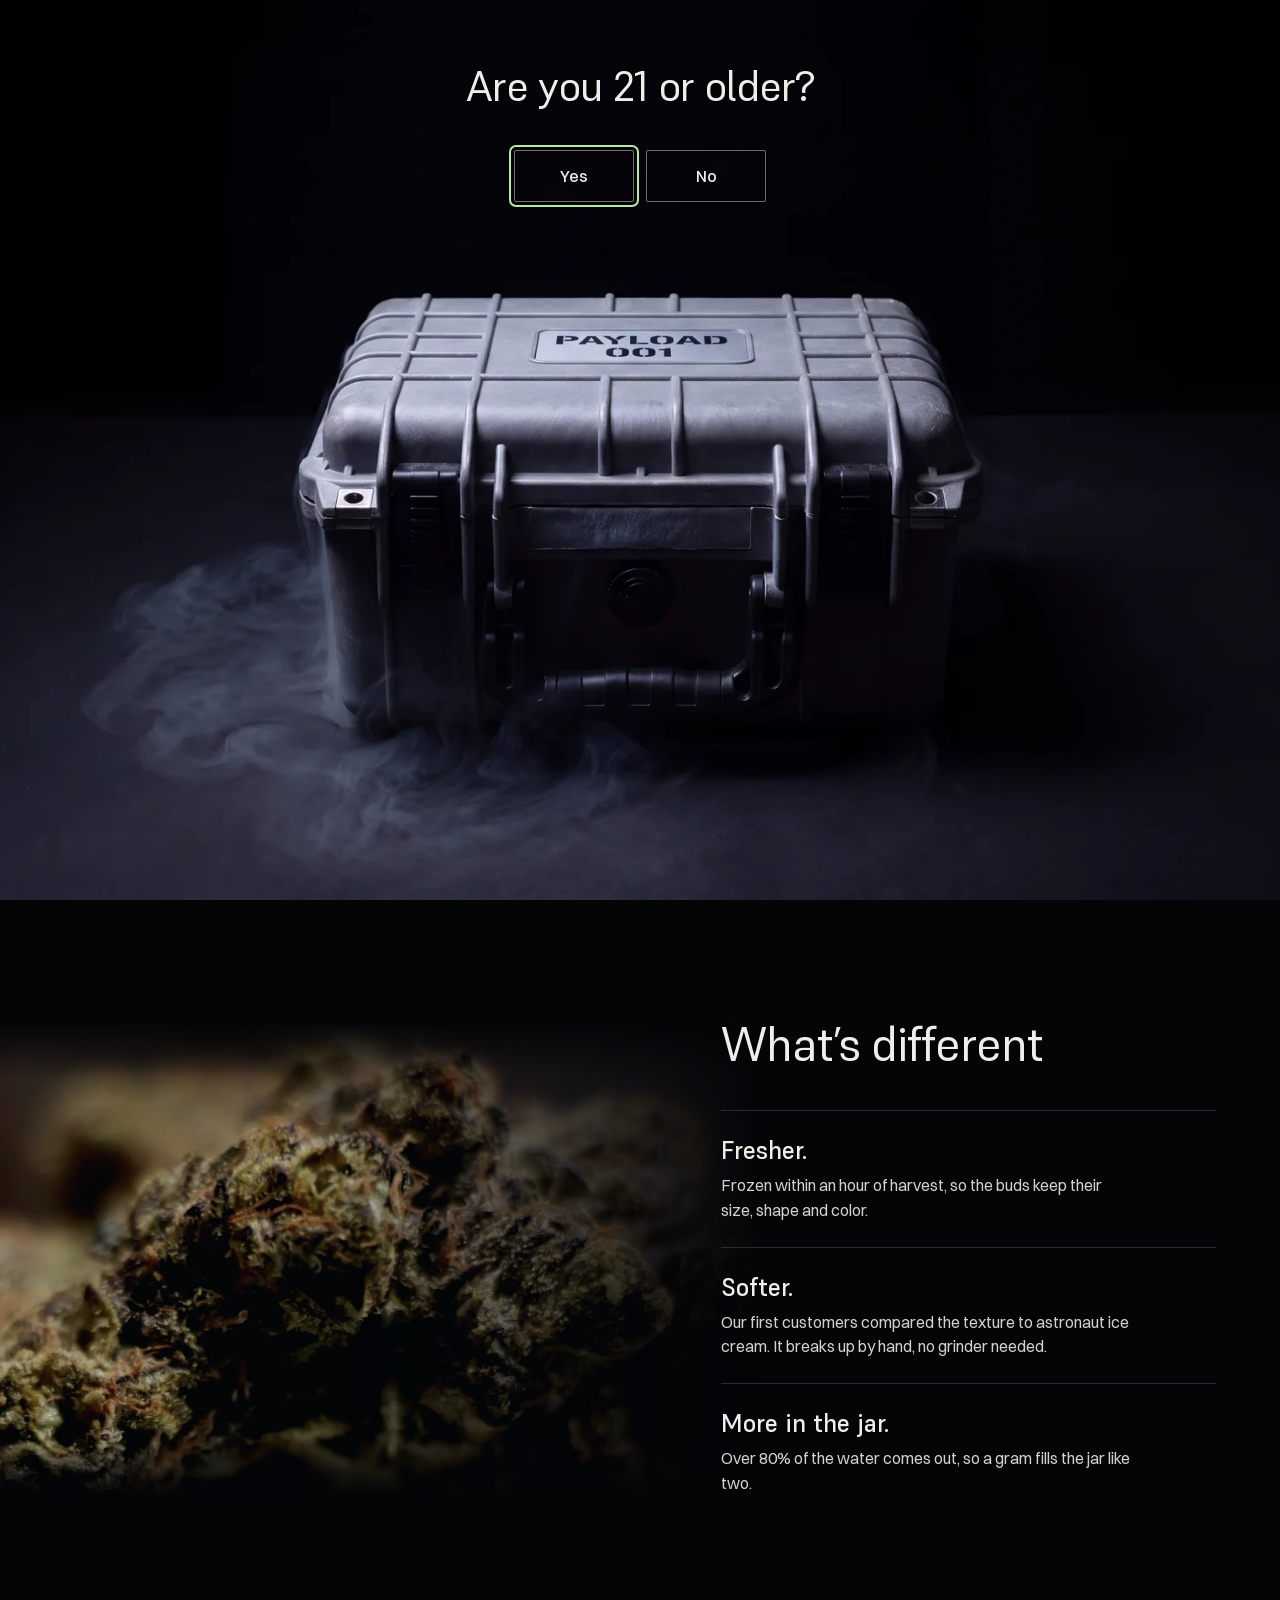
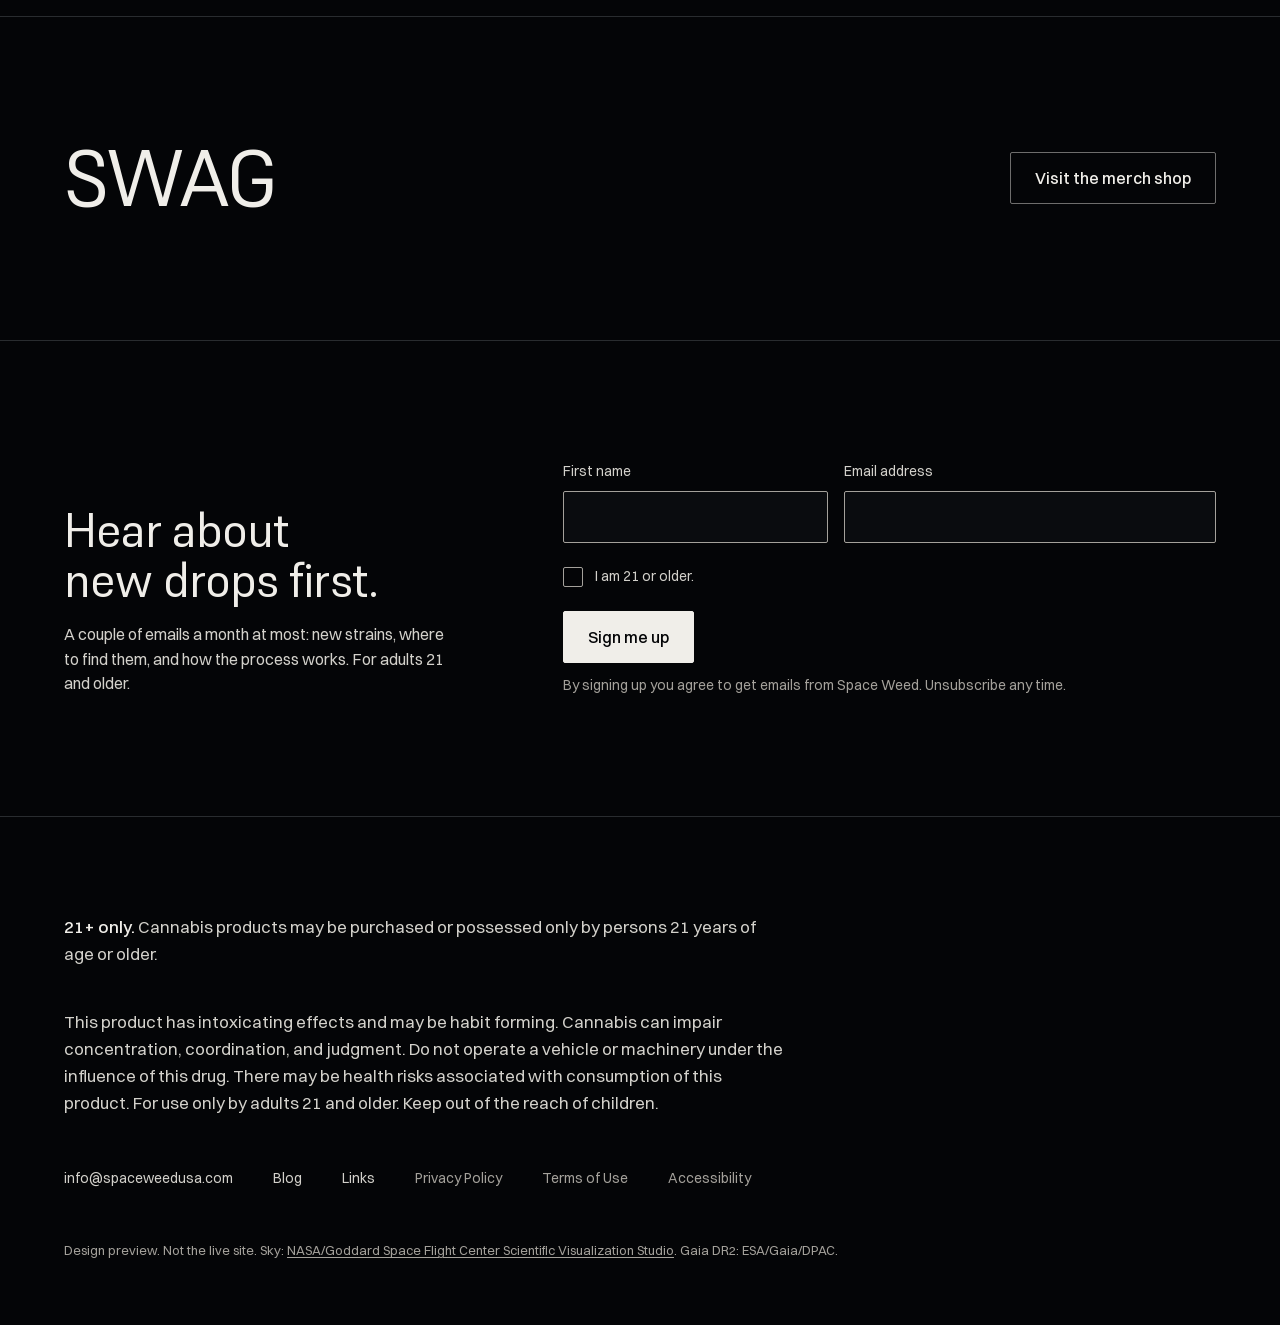
<file: index.html>
<!doctype html>
<html lang="en">
<head>
<meta charset="utf-8">
<meta name="viewport" content="width=device-width, initial-scale=1">
<meta name="robots" content="noindex, nofollow">
<title>Space Weed | Flash Frozen Cured Cannabis Flower</title>
<meta name="description" content="Space Weed™ is Flash Frozen Cured to preserve cannabis in its freshest state. Frozen within an hour of harvest, then dried under vacuum. For adults 21 and older.">
<meta name="theme-color" content="#08090c">
<link rel="icon" href="assets/img/favicon.svg" type="image/svg+xml">
<link rel="preload" href="assets/fonts/supreme-500.woff2" as="font" type="font/woff2" crossorigin>
<link rel="preload" href="assets/fonts/switzer-400.woff2" as="font" type="font/woff2" crossorigin>
<link rel="stylesheet" href="assets/css/site.css">
<link rel="modulepreload" href="assets/vendor/three.module.js">
</head>
<body class="page-index">
<a class="skip" href="#main">Skip to content</a>
<div class="gate" data-gate hidden role="dialog" aria-modal="true" aria-labelledby="gate-q">
  <video class="gate__film" muted playsinline preload="auto" poster="assets/img/payload-closed.webp" aria-hidden="true" data-burst-at="5.35">
    <source src="assets/video/payload-gate.webm" type="video/webm">
    <source src="assets/video/payload-gate.mp4" type="video/mp4">
  </video>
  <div class="gate__panel">
    <p class="gate__q" id="gate-q">Are you 21 or older?</p>
    <div class="gate__actions">
      <button class="btn" type="button" data-gate-yes>Yes</button>
      <a class="btn" href="under-21.html">No</a>
    </div>
  </div>
  <button class="gate__skip" type="button" data-gate-skip hidden>Skip</button>
</div>
<header class="site-header">
  <a class="brand" href="index.html"><img src="assets/img/logo-white.webp" alt="Space Weed, home" width="640" height="350"></a>
  <div class="header-actions">
    <nav class="header-nav" aria-label="Pages"><a class="header-link" href="technology.html">Technology</a><a class="header-link" href="products.html">Products</a><a class="header-link" href="partner.html">Partner</a><a class="header-link" href="about.html">About</a><a class="header-link" href="contact.html">Contact</a></nav>
    <a class="header-link" href="https://shopspaceweed.com" target="_blank" rel="noopener">Merch<span class="visually-hidden"> (opens the merch shop in a new tab)</span></a>
    <button class="menu-toggle" type="button" aria-expanded="false" aria-controls="menu"><span class="menu-toggle__bars" aria-hidden="true"></span>Menu</button>
  </div>
</header>
<div class="menu-sheet" id="menu" hidden>
  <nav aria-label="Site"><ul><li><a href="index.html" aria-current="page">Home</a></li><li><a href="technology.html">Technology</a></li><li><a href="products.html">Products</a></li><li><a href="partner.html">Partner</a></li><li><a href="about.html">About</a></li><li><a href="contact.html">Contact</a></li></ul></nav>
</div>
<main id="main" tabindex="-1">
  <section class="system" aria-labelledby="hero-title">
    <canvas class="system__canvas" aria-hidden="true"></canvas>
    <div class="system__copy">
      <h1 class="hero-title" id="hero-title"><span>Cured</span> <span>for</span> <span>space</span></h1>
      <p class="hero-lede">Space Weed™ is Flash Frozen Cured to preserve cannabis in its freshest state. <span class="hero-lede__more">Frozen within an hour of harvest, then dried under vacuum. A gram fills the jar like two.</span></p>
      <a class="btn btn--solid" href="technology.html" data-enter="technology">Explore the technology</a>
    </div>
    <nav class="orbits" aria-label="Destinations">
      <ul>
        <li><a class="planet-label" href="technology.html" data-planet="technology"><span class="planet-label__name">Technology</span><span class="planet-label__hint">How Flash Frozen Cured works</span><span class="planet-enter" aria-hidden="true">Enter</span></a></li>
        <li><a class="planet-label" href="products.html" data-planet="products"><span class="planet-label__name">Products</span><span class="planet-label__hint">Space Weed products</span><span class="planet-enter" aria-hidden="true">Enter</span></a></li>
        <li><a class="planet-label" href="partner.html" data-planet="partner"><span class="planet-label__name">Partner</span><span class="planet-label__hint">Partner with Space Weed</span><span class="planet-enter" aria-hidden="true">Enter</span></a></li>
        <li><a class="planet-label" href="about.html" data-planet="about"><span class="planet-label__name">About</span><span class="planet-label__hint">About Space Weed</span><span class="planet-enter" aria-hidden="true">Enter</span></a></li>
        <li><a class="planet-label" href="contact.html" data-planet="contact"><span class="planet-label__name">Contact</span><span class="planet-label__hint">Contact mission control</span><span class="planet-enter" aria-hidden="true">Enter</span></a></li>
      </ul>
    </nav>
  </section>

  <section class="diff" aria-labelledby="diff-title">
    <figure class="diff__photo"><img src="assets/img/bud-band.webp" alt="Space Weed Lemon Cherry Gelato buds, up close" width="1600" height="1067" loading="lazy"></figure>
    <div class="diff__body">
      <h2 id="diff-title">What’s different</h2>
      <dl class="diff__list">
        <div><dt>Fresher.</dt><dd>Frozen within an hour of harvest, so the buds keep their size, shape and color.</dd></div>
        <div><dt>Softer.</dt><dd>Our first customers compared the texture to astronaut ice cream. It breaks up by hand, no grinder needed.</dd></div>
        <div><dt>More in the jar.</dt><dd>Over 80% of the water comes out, so a gram fills the jar like two.</dd></div>
      </dl>
    </div>
  </section>

  <section class="swag" aria-labelledby="swag-title">
    <h2 id="swag-title">SWAG</h2>
    <a class="btn" href="https://shopspaceweed.com" target="_blank" rel="noopener">Visit the merch shop<span class="visually-hidden"> (opens in a new tab)</span></a>
  </section>
<section class="drops" aria-labelledby="drops-title">
  <div class="drops__inner">
    <div>
      <h2 id="drops-title">Hear about new drops first.</h2>
      <p class="drops__note">A couple of emails a month at most: new strains, where to find them, and how the process works. For adults 21 and older.</p>
    </div>
    <form class="form" data-mock novalidate>
      <div class="field"><label for="d-first">First name</label><input id="d-first" name="first" type="text" autocomplete="given-name"></div>
      <div class="field"><label for="d-email">Email address</label><input id="d-email" name="email" type="email" autocomplete="email" required></div>
      <label class="check" for="d-age"><input id="d-age" name="age" type="checkbox" required> I am 21 or older.</label>
      <button class="btn btn--solid" type="submit">Sign me up</button>
      <p class="form-note" role="status" aria-live="polite">By signing up you agree to get emails from Space Weed. Unsubscribe any time.</p>
    </form>
  </div>
</section>
</main>
<footer class="site-footer">
  <div class="site-footer__inner">
    <p class="legal"><strong>21+ only.</strong> Cannabis products may be purchased or possessed only by persons 21 years of age or older.</p>
    <p class="legal">This product has intoxicating effects and may be habit forming. Cannabis can impair concentration, coordination, and judgment. Do not operate a vehicle or machinery under the influence of this drug. There may be health risks associated with consumption of this product. For use only by adults 21 and older. Keep out of the reach of children.</p>
    <ul class="footer-links">
      <li><a href="mailto:info@spaceweedusa.com">info@spaceweedusa.com</a></li>
      <li><a href="blog.html">Blog</a></li>
      <li><a href="links.html">Links</a></li>
      <li><span>Privacy Policy</span></li>
      <li><span>Terms of Use</span></li>
      <li><span>Accessibility</span></li>
    </ul>
    <p class="preview-note">Design preview. Not the live site. Sky: <a href="https://svs.gsfc.nasa.gov/4851" target="_blank" rel="noopener">NASA/Goddard Space Flight Center Scientific Visualization Studio</a>. Gaia DR2: ESA/Gaia/DPAC.</p>
  </div>
</footer>
<div class="warp" aria-hidden="true"></div>
<script src="assets/js/site.js" defer></script>
<script type="module" src="assets/js/solar.js"></script>
</body>
</html>
</file>
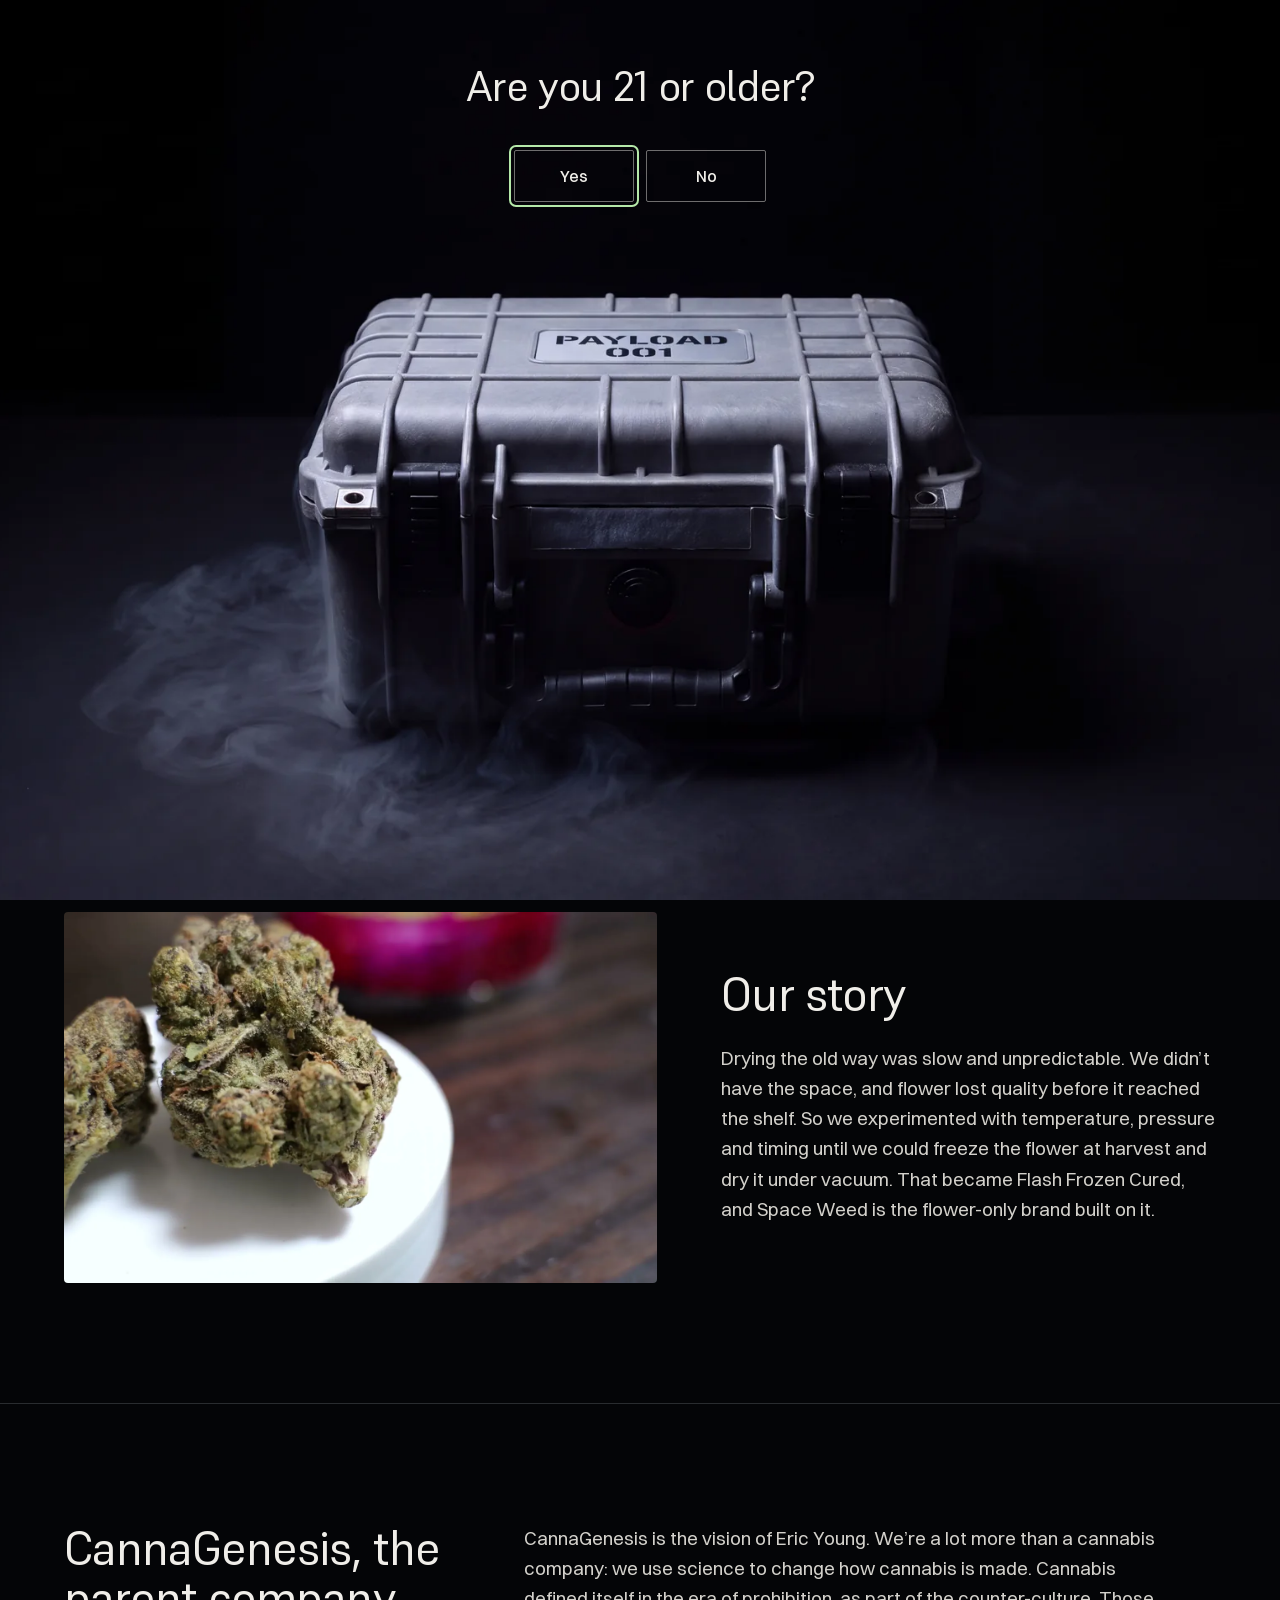
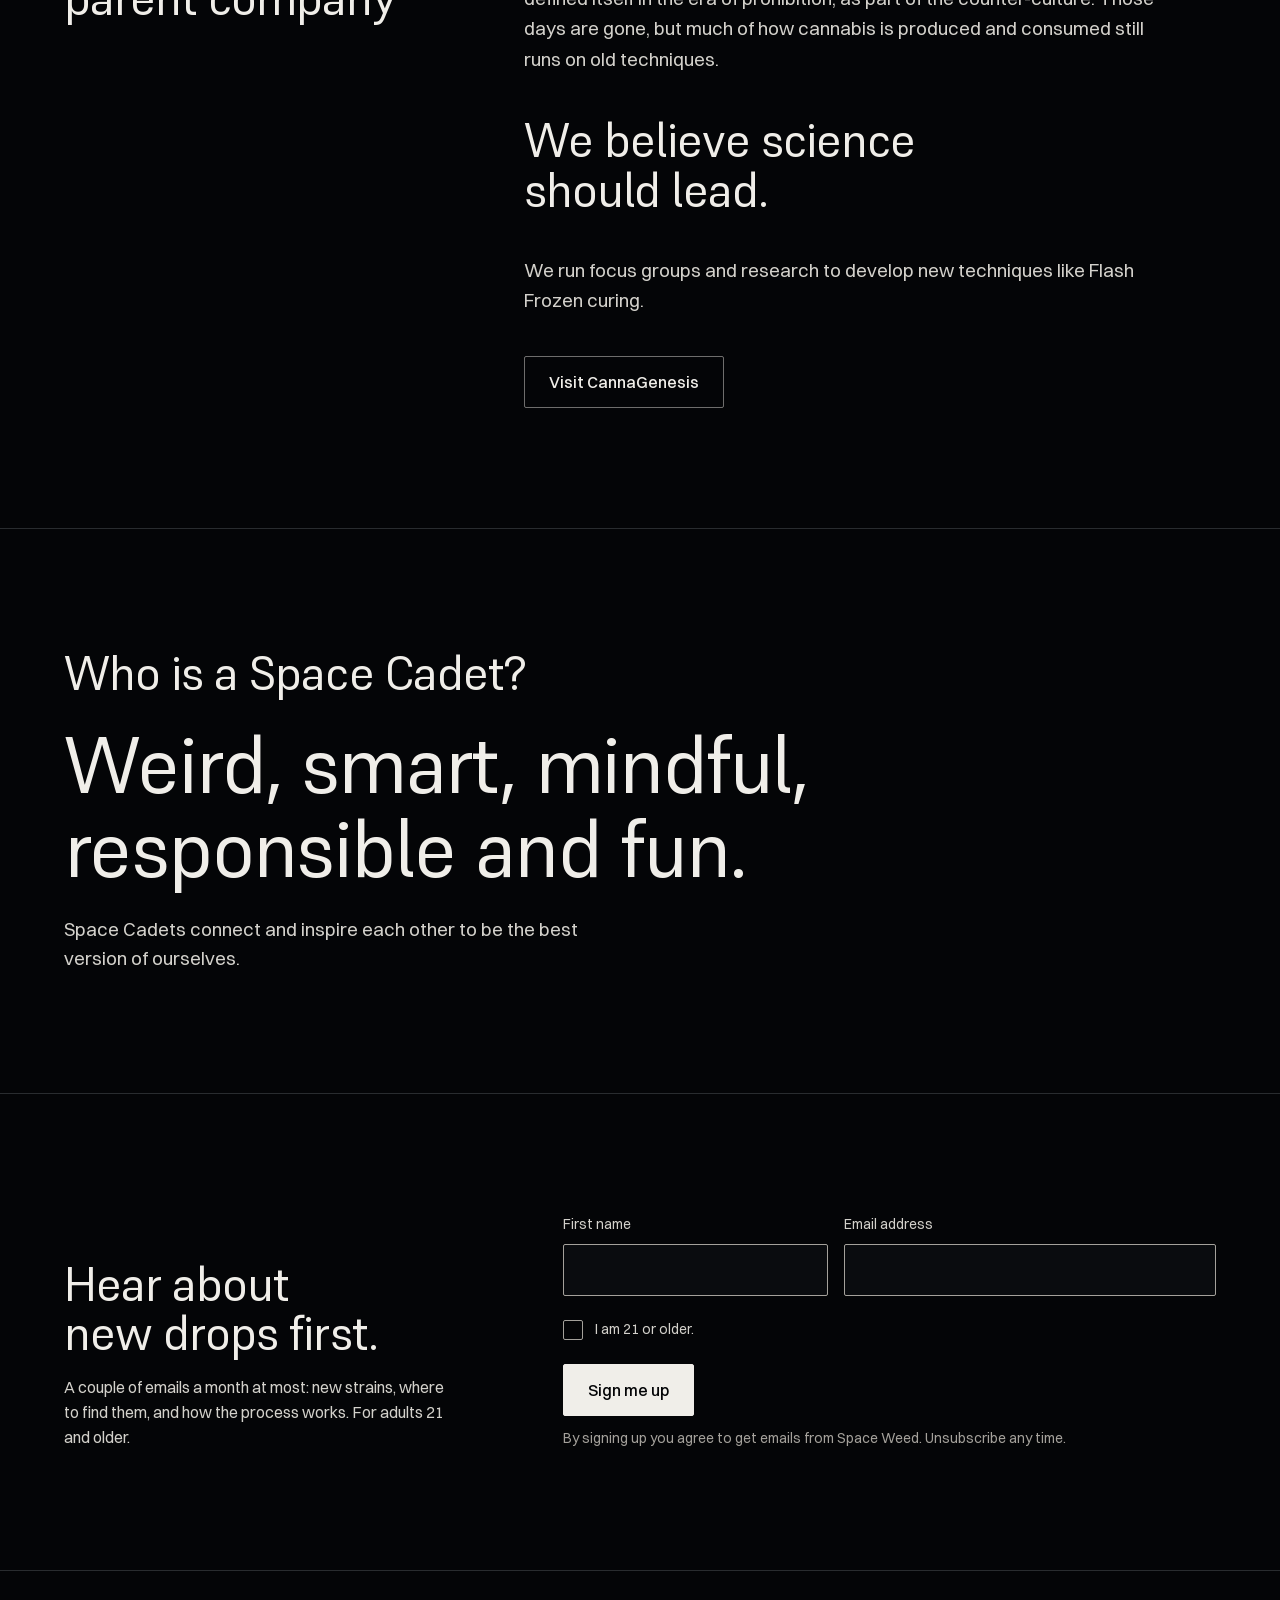
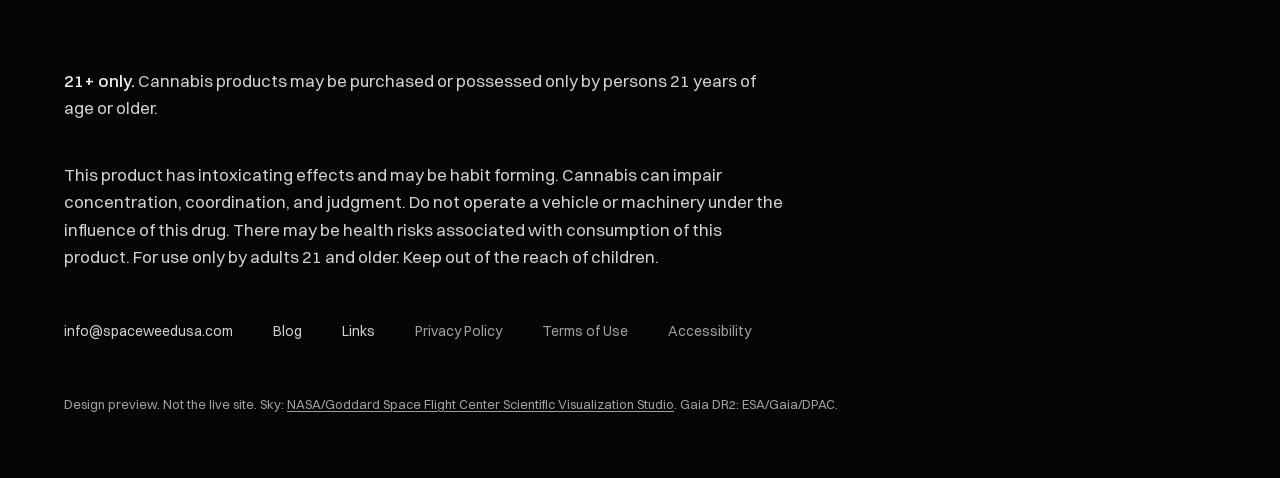
<file: about.html>
<!doctype html>
<html lang="en">
<head>
<meta charset="utf-8">
<meta name="viewport" content="width=device-width, initial-scale=1">
<meta name="robots" content="noindex, nofollow">
<title>About Space Weed and CannaGenesis | Space Weed</title>
<meta name="description" content="Space Weed got its name from early customers who said the flower felt like astronaut ice cream. Made by CannaGenesis in Washington. For adults 21+.">
<meta name="theme-color" content="#08090c">
<link rel="icon" href="assets/img/favicon.svg" type="image/svg+xml">
<link rel="preload" href="assets/fonts/supreme-500.woff2" as="font" type="font/woff2" crossorigin>
<link rel="preload" href="assets/fonts/switzer-400.woff2" as="font" type="font/woff2" crossorigin>
<link rel="stylesheet" href="assets/css/site.css">
<link rel="modulepreload" href="assets/vendor/three.module.js">
</head>
<body class="page-about">
<a class="skip" href="#main">Skip to content</a>
<div class="gate" data-gate hidden role="dialog" aria-modal="true" aria-labelledby="gate-q">
  <video class="gate__film" muted playsinline preload="auto" poster="assets/img/payload-closed.webp" aria-hidden="true" data-burst-at="5.35">
    <source src="assets/video/payload-gate.webm" type="video/webm">
    <source src="assets/video/payload-gate.mp4" type="video/mp4">
  </video>
  <div class="gate__panel">
    <p class="gate__q" id="gate-q">Are you 21 or older?</p>
    <div class="gate__actions">
      <button class="btn" type="button" data-gate-yes>Yes</button>
      <a class="btn" href="under-21.html">No</a>
    </div>
  </div>
  <button class="gate__skip" type="button" data-gate-skip hidden>Skip</button>
</div>
<header class="site-header">
  <a class="brand" href="index.html"><img src="assets/img/logo-white.webp" alt="Space Weed, home" width="640" height="350"></a>
  <div class="header-actions">
    <nav class="header-nav" aria-label="Pages"><a class="header-link" href="technology.html">Technology</a><a class="header-link" href="products.html">Products</a><a class="header-link" href="partner.html">Partner</a><a class="header-link" href="about.html" aria-current="page">About</a><a class="header-link" href="contact.html">Contact</a></nav>
    <a class="header-link" href="https://shopspaceweed.com" target="_blank" rel="noopener">Merch<span class="visually-hidden"> (opens the merch shop in a new tab)</span></a>
    <button class="menu-toggle" type="button" aria-expanded="false" aria-controls="menu"><span class="menu-toggle__bars" aria-hidden="true"></span>Menu</button>
  </div>
</header>
<div class="menu-sheet" id="menu" hidden>
  <nav aria-label="Site"><ul><li><a href="index.html">Home</a></li><li><a href="technology.html">Technology</a></li><li><a href="products.html">Products</a></li><li><a href="partner.html">Partner</a></li><li><a href="about.html" aria-current="page">About</a></li><li><a href="contact.html">Contact</a></li></ul></nav>
</div>
<main id="main" tabindex="-1">
<section class="world" data-world="about" aria-labelledby="a-title" style="--poster: url('../img/world-about.webp')">
  <canvas class="world__canvas" aria-hidden="true"></canvas>
  <div class="world__copy">
    <h1 id="a-title">About Space Weed</h1>
    <p class="world__lede">We got our name from our early supporters, who compared the texture of our Flash Frozen bud to astronaut ice cream. Space Weed is one of the only truly different cannabis products on the market.</p>
    
  </div>
</section>

  <section class="story" aria-labelledby="story-title">
    <figure class="story__photo"><img src="assets/img/bud-jar.webp" alt="A Space Weed bud in front of its jar" width="1600" height="900" loading="lazy"></figure>
    <div class="story__body">
      <h2 id="story-title">Our story</h2>
      <p>Drying the old way was slow and unpredictable. We didn’t have the space, and flower lost quality before it reached the shelf. So we experimented with temperature, pressure and timing until we could freeze the flower at harvest and dry it under vacuum. That became Flash Frozen Cured, and Space Weed is the flower-only brand built on it.</p>
    </div>
  </section>

  <section class="parent" aria-labelledby="cg-title">
    <h2 id="cg-title">CannaGenesis, the parent company</h2>
    <div class="parent__body">
      <p>CannaGenesis is the vision of Eric Young. We’re a lot more than a cannabis company: we use science to change how cannabis is made. Cannabis defined itself in the era of prohibition, as part of the counter-culture. Those days are gone, but much of how cannabis is produced and consumed still runs on old techniques.</p>
      <p class="parent__statement">We believe science should lead.</p>
      <p>We run focus groups and research to develop new techniques like Flash Frozen curing.</p>
      <a class="btn" href="https://www.cannagenesis.com" target="_blank" rel="noopener">Visit CannaGenesis<span class="visually-hidden"> (opens in a new tab)</span></a>
    </div>
  </section>

  <section class="cadet" aria-labelledby="cadet-title">
    <h2 id="cadet-title">Who is a Space Cadet?</h2>
    <p class="cadet__traits">Weird, smart, mindful, responsible and fun.</p>
    <p class="cadet__line">Space Cadets connect and inspire each other to be the best version of ourselves.</p>
  </section>
<section class="drops" aria-labelledby="drops-title">
  <div class="drops__inner">
    <div>
      <h2 id="drops-title">Hear about new drops first.</h2>
      <p class="drops__note">A couple of emails a month at most: new strains, where to find them, and how the process works. For adults 21 and older.</p>
    </div>
    <form class="form" data-mock novalidate>
      <div class="field"><label for="d-first">First name</label><input id="d-first" name="first" type="text" autocomplete="given-name"></div>
      <div class="field"><label for="d-email">Email address</label><input id="d-email" name="email" type="email" autocomplete="email" required></div>
      <label class="check" for="d-age"><input id="d-age" name="age" type="checkbox" required> I am 21 or older.</label>
      <button class="btn btn--solid" type="submit">Sign me up</button>
      <p class="form-note" role="status" aria-live="polite">By signing up you agree to get emails from Space Weed. Unsubscribe any time.</p>
    </form>
  </div>
</section>
</main>
<footer class="site-footer">
  <div class="site-footer__inner">
    <p class="legal"><strong>21+ only.</strong> Cannabis products may be purchased or possessed only by persons 21 years of age or older.</p>
    <p class="legal">This product has intoxicating effects and may be habit forming. Cannabis can impair concentration, coordination, and judgment. Do not operate a vehicle or machinery under the influence of this drug. There may be health risks associated with consumption of this product. For use only by adults 21 and older. Keep out of the reach of children.</p>
    <ul class="footer-links">
      <li><a href="mailto:info@spaceweedusa.com">info@spaceweedusa.com</a></li>
      <li><a href="blog.html">Blog</a></li>
      <li><a href="links.html">Links</a></li>
      <li><span>Privacy Policy</span></li>
      <li><span>Terms of Use</span></li>
      <li><span>Accessibility</span></li>
    </ul>
    <p class="preview-note">Design preview. Not the live site. Sky: <a href="https://svs.gsfc.nasa.gov/4851" target="_blank" rel="noopener">NASA/Goddard Space Flight Center Scientific Visualization Studio</a>. Gaia DR2: ESA/Gaia/DPAC.</p>
  </div>
</footer>
<div class="warp" aria-hidden="true"></div>
<script src="assets/js/site.js" defer></script>
<script type="module" src="assets/js/world.js"></script>
</body>
</html>
</file>
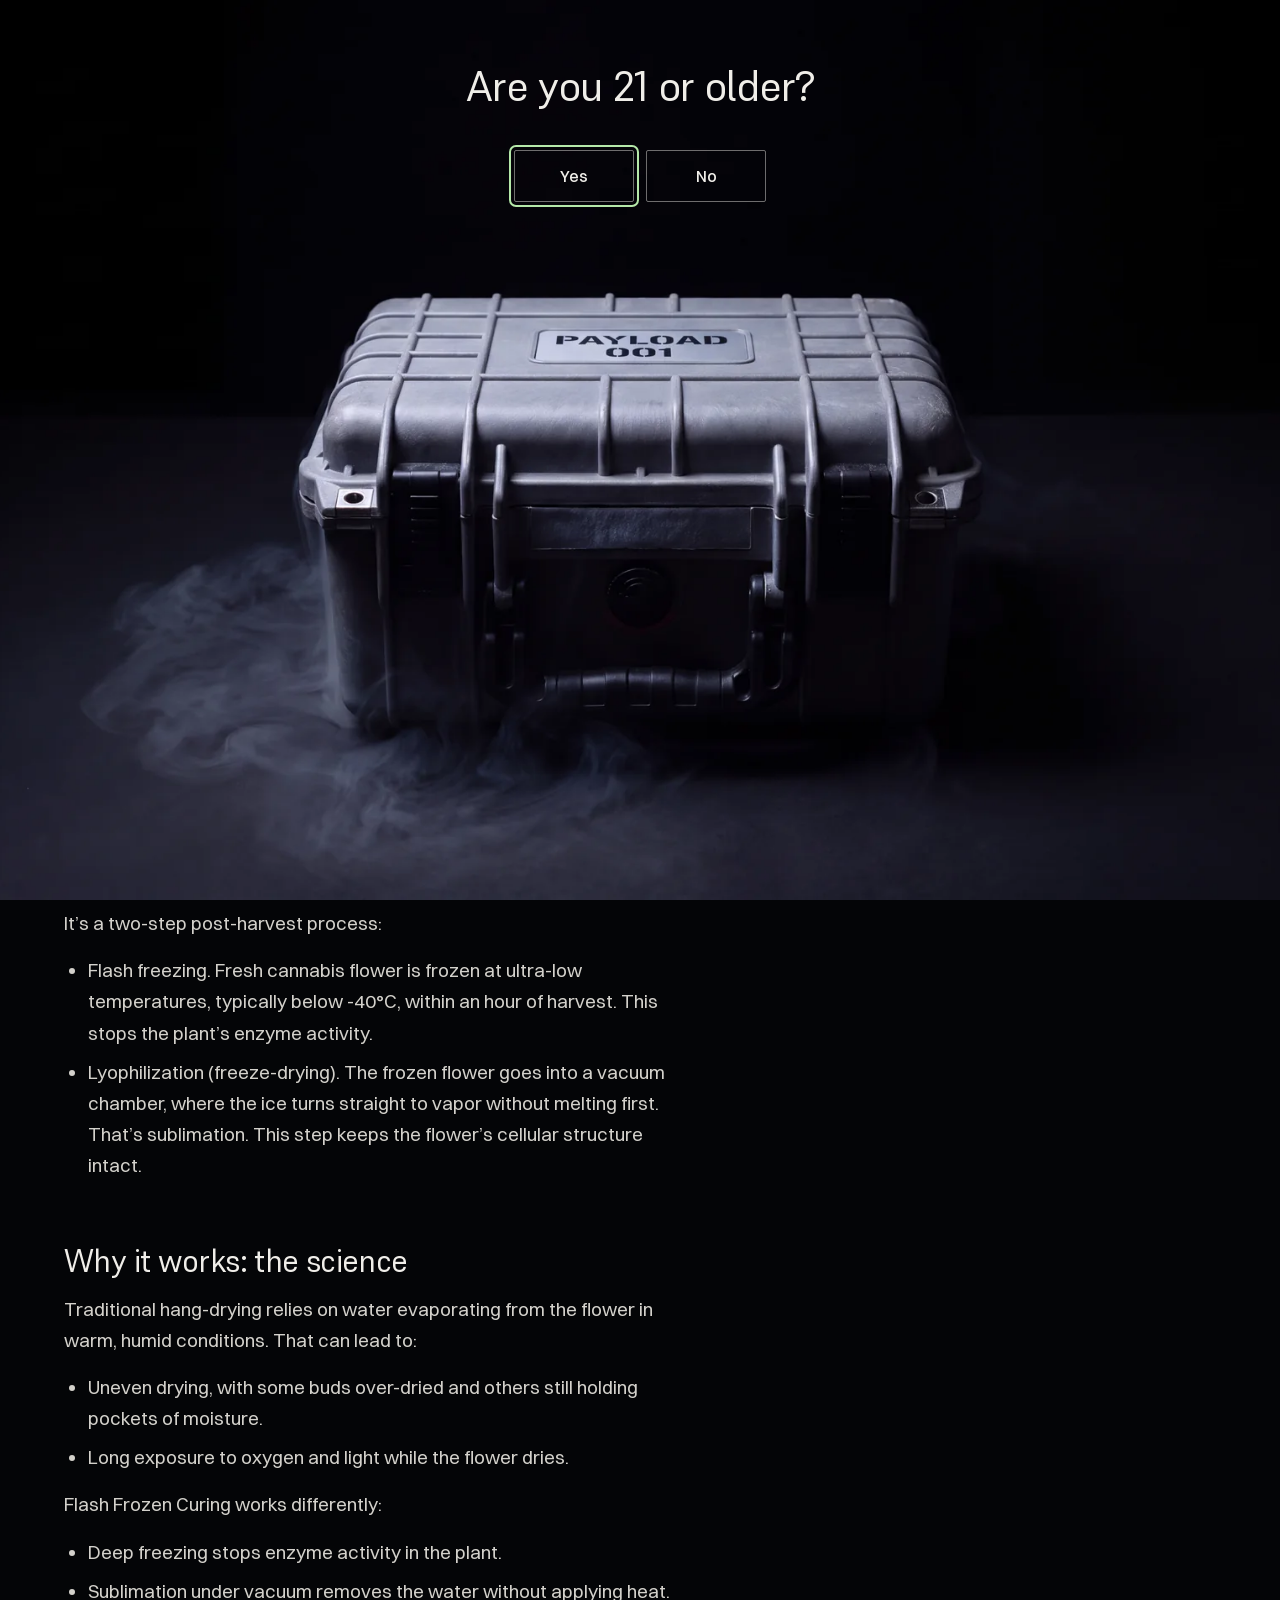
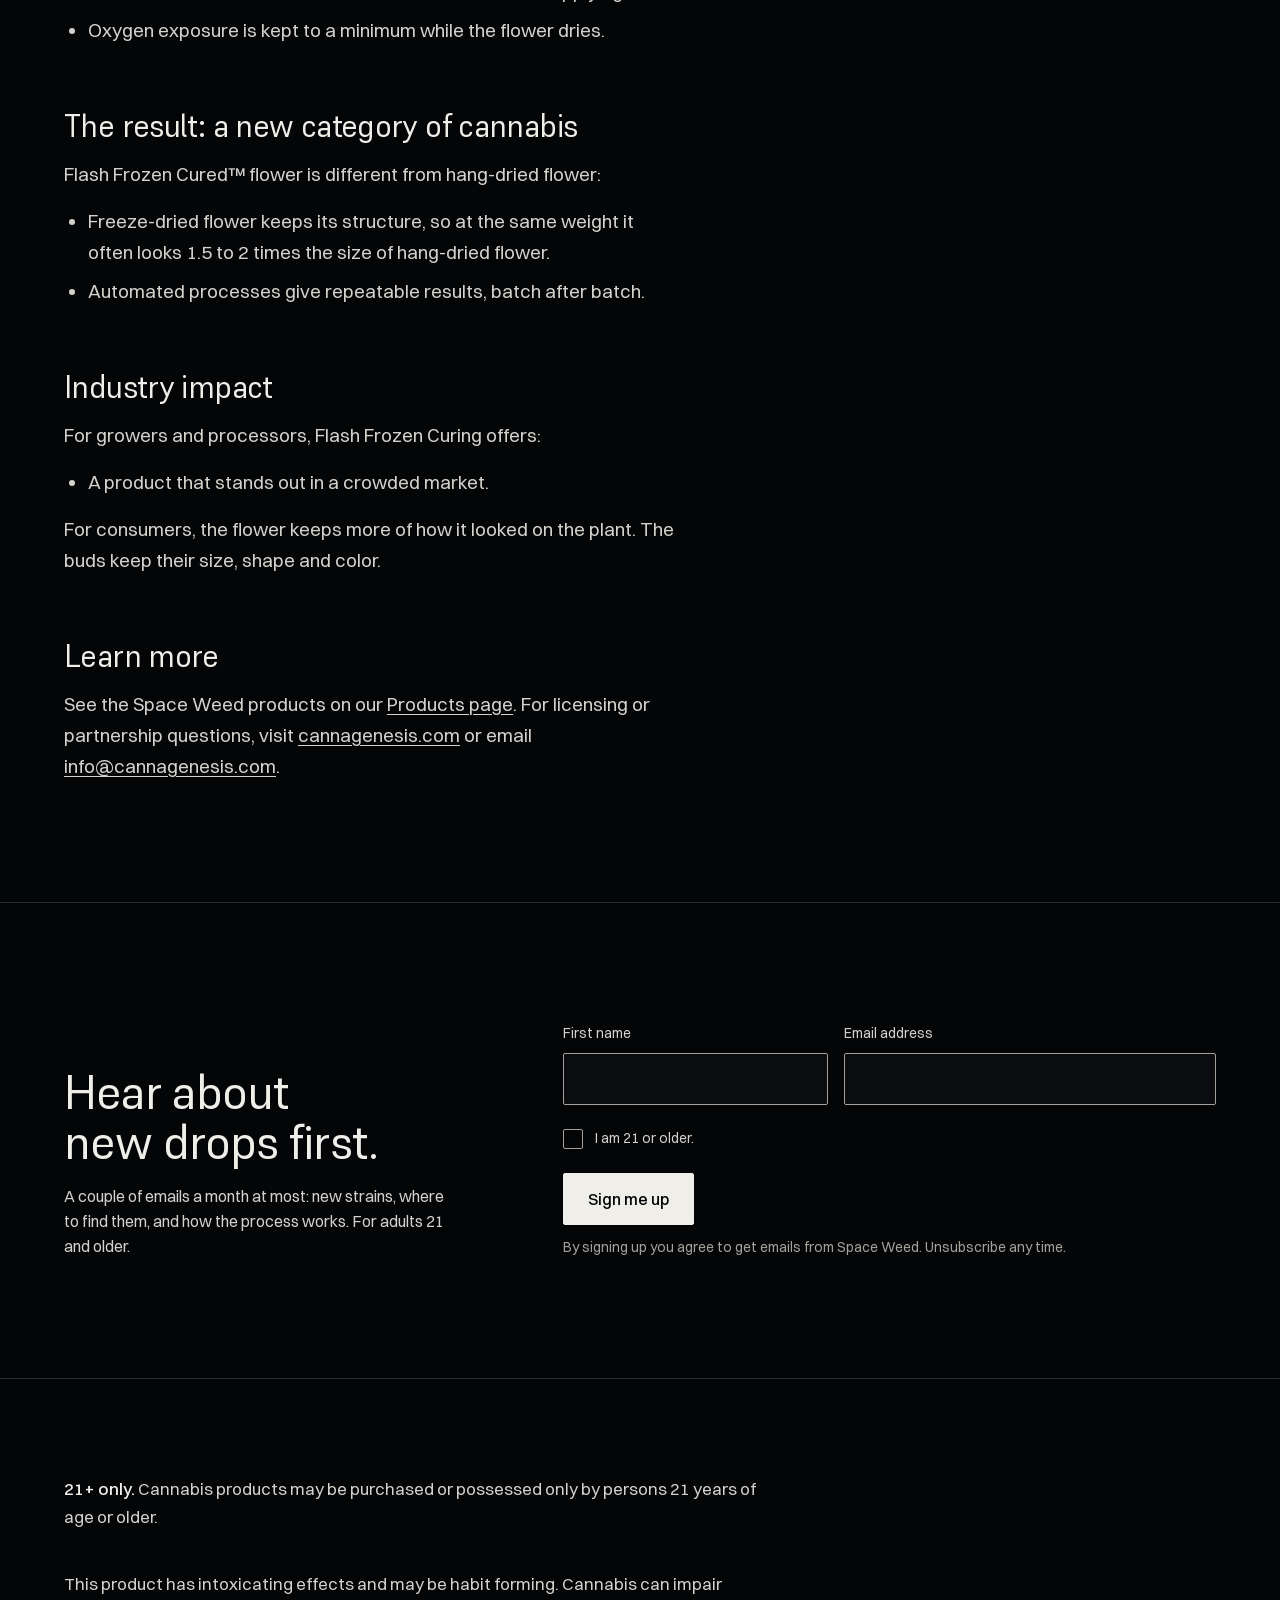
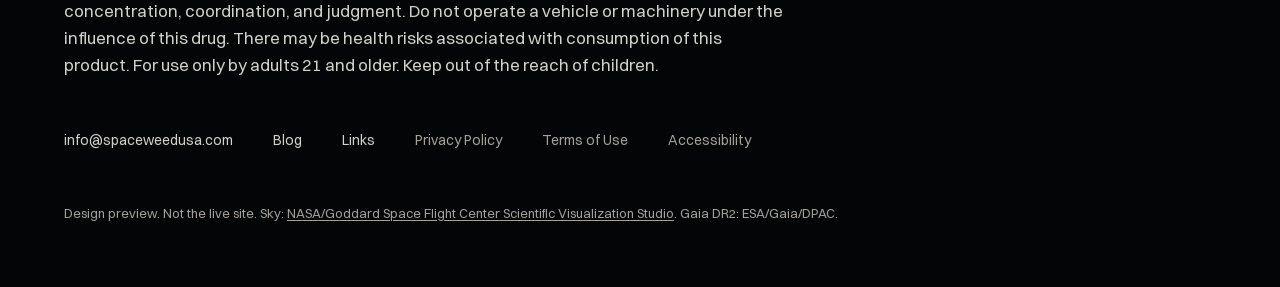
<file: blog-science.html>
<!doctype html>
<html lang="en">
<head>
<meta charset="utf-8">
<meta name="viewport" content="width=device-width, initial-scale=1">
<meta name="robots" content="noindex, nofollow">
<title>The Science Behind Flash Frozen Cured | Space Weed</title>
<meta name="description" content="How Flash Frozen Curing works: flower is frozen within an hour of harvest, then dried under vacuum as the ice turns straight to vapor. For adults 21+.">
<meta name="theme-color" content="#08090c">
<link rel="icon" href="assets/img/favicon.svg" type="image/svg+xml">
<link rel="preload" href="assets/fonts/supreme-500.woff2" as="font" type="font/woff2" crossorigin>
<link rel="preload" href="assets/fonts/switzer-400.woff2" as="font" type="font/woff2" crossorigin>
<link rel="stylesheet" href="assets/css/site.css">
</head>
<body class="page-blog-science">
<a class="skip" href="#main">Skip to content</a>
<div class="gate" data-gate hidden role="dialog" aria-modal="true" aria-labelledby="gate-q">
  <video class="gate__film" muted playsinline preload="auto" poster="assets/img/payload-closed.webp" aria-hidden="true" data-burst-at="5.35">
    <source src="assets/video/payload-gate.webm" type="video/webm">
    <source src="assets/video/payload-gate.mp4" type="video/mp4">
  </video>
  <div class="gate__panel">
    <p class="gate__q" id="gate-q">Are you 21 or older?</p>
    <div class="gate__actions">
      <button class="btn" type="button" data-gate-yes>Yes</button>
      <a class="btn" href="under-21.html">No</a>
    </div>
  </div>
  <button class="gate__skip" type="button" data-gate-skip hidden>Skip</button>
</div>
<header class="site-header">
  <a class="brand" href="index.html"><img src="assets/img/logo-white.webp" alt="Space Weed, home" width="640" height="350"></a>
  <div class="header-actions">
    <nav class="header-nav" aria-label="Pages"><a class="header-link" href="technology.html">Technology</a><a class="header-link" href="products.html">Products</a><a class="header-link" href="partner.html">Partner</a><a class="header-link" href="about.html">About</a><a class="header-link" href="contact.html">Contact</a></nav>
    <a class="header-link" href="https://shopspaceweed.com" target="_blank" rel="noopener">Merch<span class="visually-hidden"> (opens the merch shop in a new tab)</span></a>
    <button class="menu-toggle" type="button" aria-expanded="false" aria-controls="menu"><span class="menu-toggle__bars" aria-hidden="true"></span>Menu</button>
  </div>
</header>
<div class="menu-sheet" id="menu" hidden>
  <nav aria-label="Site"><ul><li><a href="index.html">Home</a></li><li><a href="technology.html">Technology</a></li><li><a href="products.html">Products</a></li><li><a href="partner.html">Partner</a></li><li><a href="about.html">About</a></li><li><a href="contact.html">Contact</a></li></ul></nav>
</div>
<main id="main" tabindex="-1">
  <article class="post" aria-labelledby="bs-title">
    <p class="post__back"><a href="blog.html">Blog</a></p>
    <h1 id="bs-title">The Science Behind Flash Frozen Cured™: A Leap Forward in Cannabis Post-Harvest Processing</h1>
    <div class="prose">
      <p>Cannabis growing has seen big advances in genetics, lighting and environmental controls, but post-harvest processing has barely changed. Traditional drying and curing often means hanging plants in climate-controlled rooms for 10 to 21 days. That takes a lot of time and labor, and results can vary from batch to batch.</p>
      <p>Flash Frozen Curing™ is a patented process that uses cryogenic freezing and lyophilization (freeze-drying) to create a new category of cannabis and make post-harvest work more efficient.</p>
      <h2>What is Flash Frozen Curing?</h2>
      <p>It’s a two-step post-harvest process:</p>
      <ul>
        <li>Flash freezing. Fresh cannabis flower is frozen at ultra-low temperatures, typically below -40°C, within an hour of harvest. This stops the plant’s enzyme activity.</li>
        <li>Lyophilization (freeze-drying). The frozen flower goes into a vacuum chamber, where the ice turns straight to vapor without melting first. That’s sublimation. This step keeps the flower’s cellular structure intact.</li>
      </ul>
      <h2>Why it works: the science</h2>
      <p>Traditional hang-drying relies on water evaporating from the flower in warm, humid conditions. That can lead to:</p>
      <ul>
        <li>Uneven drying, with some buds over-dried and others still holding pockets of moisture.</li>
        <li>Long exposure to oxygen and light while the flower dries.</li>
      </ul>
      <p>Flash Frozen Curing works differently:</p>
      <ul>
        <li>Deep freezing stops enzyme activity in the plant.</li>
        <li>Sublimation under vacuum removes the water without applying heat.</li>
        <li>Oxygen exposure is kept to a minimum while the flower dries.</li>
      </ul>
      <h2>The result: a new category of cannabis</h2>
      <p>Flash Frozen Cured™ flower is different from hang-dried flower:</p>
      <ul>
        <li>Freeze-dried flower keeps its structure, so at the same weight it often looks 1.5 to 2 times the size of hang-dried flower.</li>
        <li>Automated processes give repeatable results, batch after batch.</li>
      </ul>
      <h2>Industry impact</h2>
      <p>For growers and processors, Flash Frozen Curing offers:</p>
      <ul>
        <li>A product that stands out in a crowded market.</li>
      </ul>
      <p>For consumers, the flower keeps more of how it looked on the plant. The buds keep their size, shape and color.</p>
      <h2>Learn more</h2>
      <p>See the Space Weed products on our <a href="products.html">Products page</a>. For licensing or partnership questions, visit <a href="https://www.cannagenesis.com" target="_blank" rel="noopener">cannagenesis.com</a> or email <a href="mailto:info@cannagenesis.com">info@cannagenesis.com</a>.</p>
    </div>
  </article>
<section class="drops" aria-labelledby="drops-title">
  <div class="drops__inner">
    <div>
      <h2 id="drops-title">Hear about new drops first.</h2>
      <p class="drops__note">A couple of emails a month at most: new strains, where to find them, and how the process works. For adults 21 and older.</p>
    </div>
    <form class="form" data-mock novalidate>
      <div class="field"><label for="d-first">First name</label><input id="d-first" name="first" type="text" autocomplete="given-name"></div>
      <div class="field"><label for="d-email">Email address</label><input id="d-email" name="email" type="email" autocomplete="email" required></div>
      <label class="check" for="d-age"><input id="d-age" name="age" type="checkbox" required> I am 21 or older.</label>
      <button class="btn btn--solid" type="submit">Sign me up</button>
      <p class="form-note" role="status" aria-live="polite">By signing up you agree to get emails from Space Weed. Unsubscribe any time.</p>
    </form>
  </div>
</section>
</main>
<footer class="site-footer">
  <div class="site-footer__inner">
    <p class="legal"><strong>21+ only.</strong> Cannabis products may be purchased or possessed only by persons 21 years of age or older.</p>
    <p class="legal">This product has intoxicating effects and may be habit forming. Cannabis can impair concentration, coordination, and judgment. Do not operate a vehicle or machinery under the influence of this drug. There may be health risks associated with consumption of this product. For use only by adults 21 and older. Keep out of the reach of children.</p>
    <ul class="footer-links">
      <li><a href="mailto:info@spaceweedusa.com">info@spaceweedusa.com</a></li>
      <li><a href="blog.html">Blog</a></li>
      <li><a href="links.html">Links</a></li>
      <li><span>Privacy Policy</span></li>
      <li><span>Terms of Use</span></li>
      <li><span>Accessibility</span></li>
    </ul>
    <p class="preview-note">Design preview. Not the live site. Sky: <a href="https://svs.gsfc.nasa.gov/4851" target="_blank" rel="noopener">NASA/Goddard Space Flight Center Scientific Visualization Studio</a>. Gaia DR2: ESA/Gaia/DPAC.</p>
  </div>
</footer>
<div class="warp" aria-hidden="true"></div>
<script src="assets/js/site.js" defer></script>
</body>
</html>
</file>
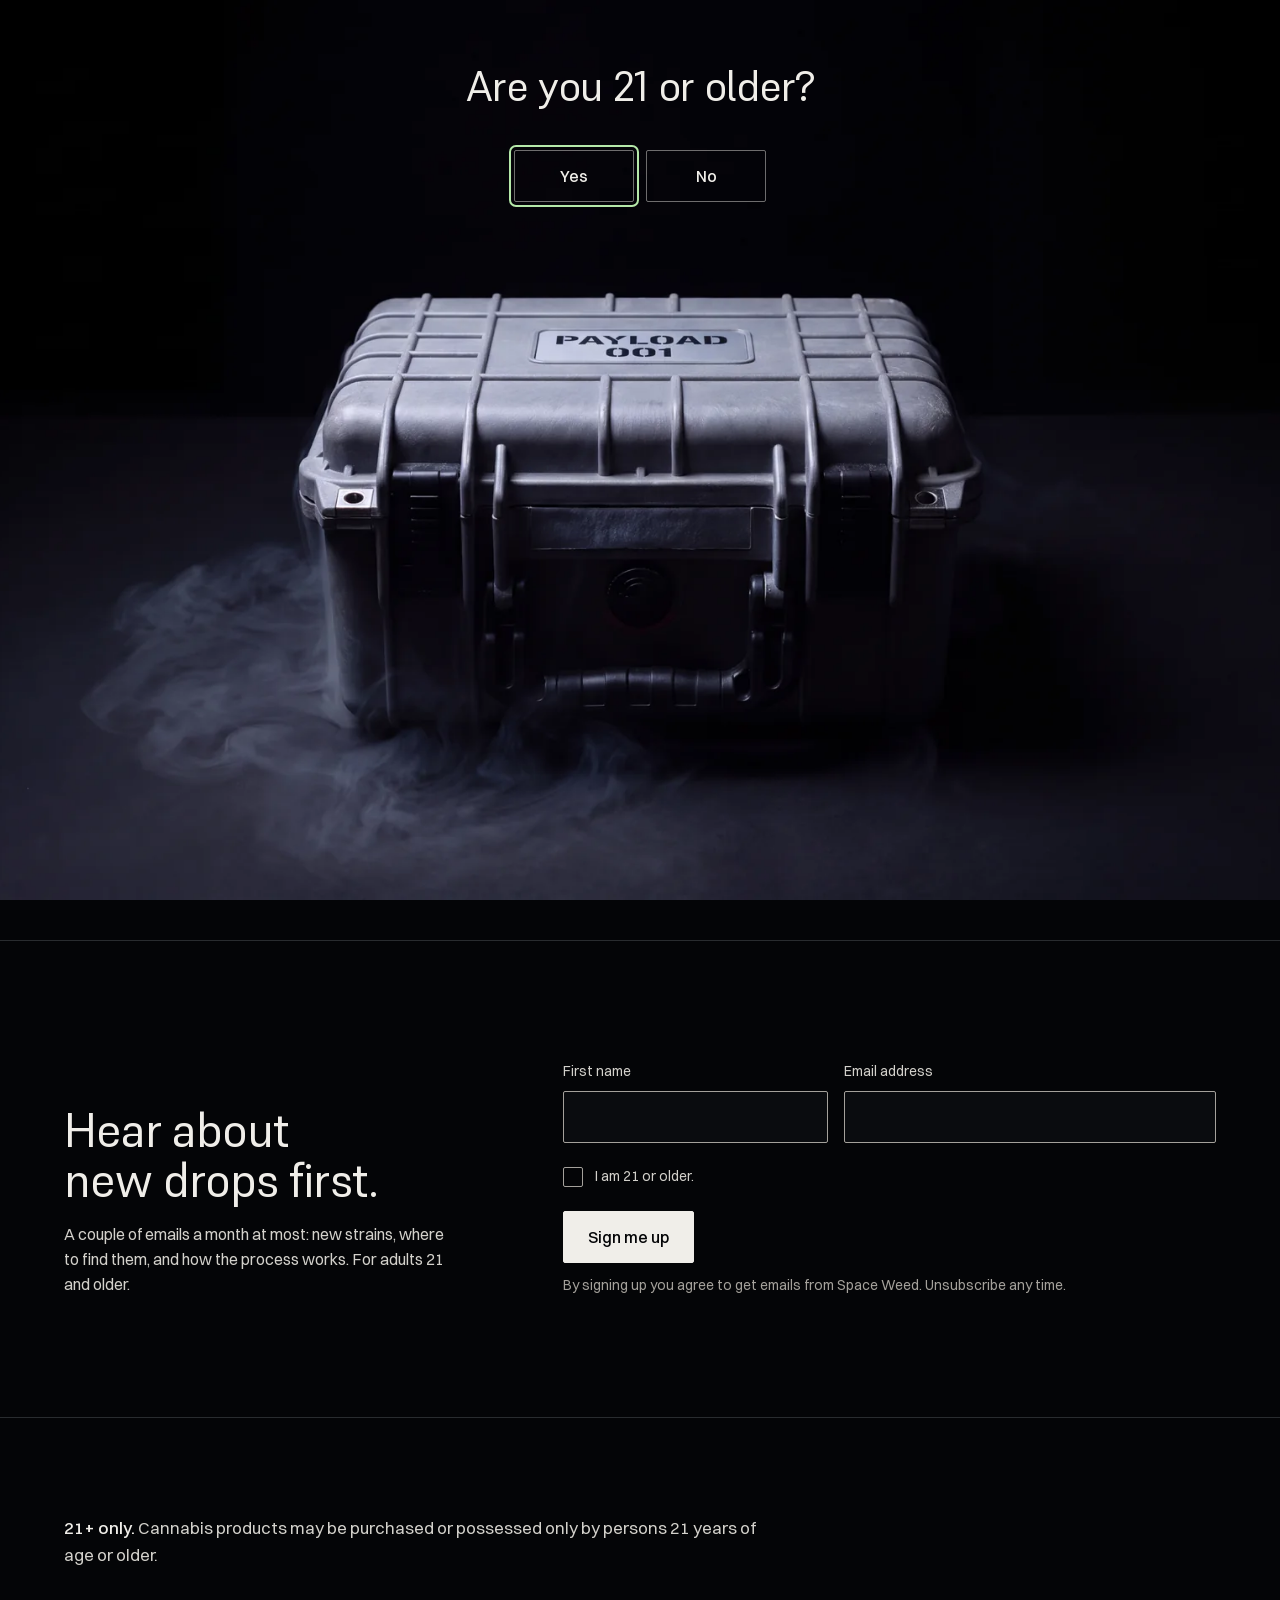
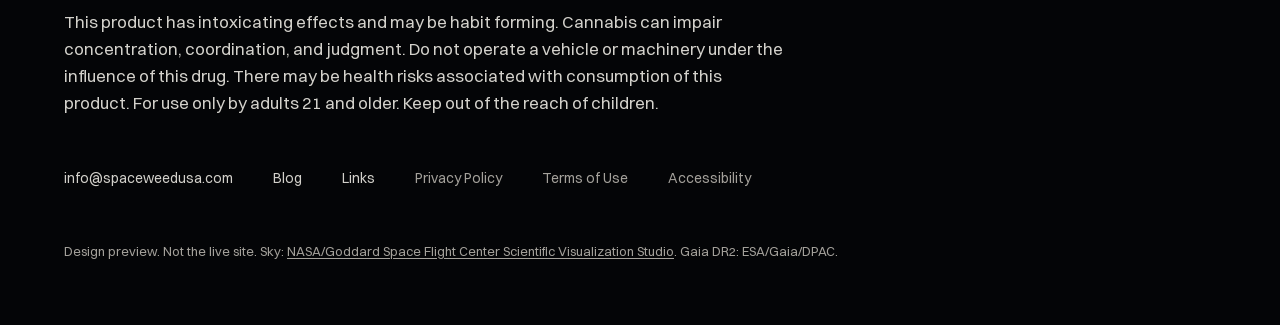
<file: blog.html>
<!doctype html>
<html lang="en">
<head>
<meta charset="utf-8">
<meta name="viewport" content="width=device-width, initial-scale=1">
<meta name="robots" content="noindex, nofollow">
<title>Space Weed Blog: Inside Flash Frozen Cured</title>
<meta name="description" content="How freezing and vacuum drying change cannabis flower, and what growers and budtenders notice when they handle it.">
<meta name="theme-color" content="#08090c">
<link rel="icon" href="assets/img/favicon.svg" type="image/svg+xml">
<link rel="preload" href="assets/fonts/supreme-500.woff2" as="font" type="font/woff2" crossorigin>
<link rel="preload" href="assets/fonts/switzer-400.woff2" as="font" type="font/woff2" crossorigin>
<link rel="stylesheet" href="assets/css/site.css">
</head>
<body class="page-blog">
<a class="skip" href="#main">Skip to content</a>
<div class="gate" data-gate hidden role="dialog" aria-modal="true" aria-labelledby="gate-q">
  <video class="gate__film" muted playsinline preload="auto" poster="assets/img/payload-closed.webp" aria-hidden="true" data-burst-at="5.35">
    <source src="assets/video/payload-gate.webm" type="video/webm">
    <source src="assets/video/payload-gate.mp4" type="video/mp4">
  </video>
  <div class="gate__panel">
    <p class="gate__q" id="gate-q">Are you 21 or older?</p>
    <div class="gate__actions">
      <button class="btn" type="button" data-gate-yes>Yes</button>
      <a class="btn" href="under-21.html">No</a>
    </div>
  </div>
  <button class="gate__skip" type="button" data-gate-skip hidden>Skip</button>
</div>
<header class="site-header">
  <a class="brand" href="index.html"><img src="assets/img/logo-white.webp" alt="Space Weed, home" width="640" height="350"></a>
  <div class="header-actions">
    <nav class="header-nav" aria-label="Pages"><a class="header-link" href="technology.html">Technology</a><a class="header-link" href="products.html">Products</a><a class="header-link" href="partner.html">Partner</a><a class="header-link" href="about.html">About</a><a class="header-link" href="contact.html">Contact</a></nav>
    <a class="header-link" href="https://shopspaceweed.com" target="_blank" rel="noopener">Merch<span class="visually-hidden"> (opens the merch shop in a new tab)</span></a>
    <button class="menu-toggle" type="button" aria-expanded="false" aria-controls="menu"><span class="menu-toggle__bars" aria-hidden="true"></span>Menu</button>
  </div>
</header>
<div class="menu-sheet" id="menu" hidden>
  <nav aria-label="Site"><ul><li><a href="index.html">Home</a></li><li><a href="technology.html">Technology</a></li><li><a href="products.html">Products</a></li><li><a href="partner.html">Partner</a></li><li><a href="about.html">About</a></li><li><a href="contact.html">Contact</a></li></ul></nav>
</div>
<main id="main" tabindex="-1">
  <section class="page-head" aria-labelledby="b-title">
    <h1 id="b-title">Inside Flash Frozen Cured</h1>
    <p class="world__lede">How Flash Frozen Curing works: flower is frozen within an hour of harvest, then dried under vacuum as the ice turns straight to vapor.</p>
  </section>
  <section class="posts" aria-label="Posts">
    <a class="post-card" href="blog-science.html">
      <figure><img src="assets/img/bud-side.webp" alt="" width="1600" height="1043" loading="lazy"></figure>
      <div>
        <h2>The Science Behind Flash Frozen Cured™: A Leap Forward in Cannabis Post-Harvest Processing</h2>
        <p>Cannabis growing has seen big advances in genetics, lighting and environmental controls, but post-harvest processing has barely changed.</p>
        <span class="post-card__more">Read the post</span>
      </div>
    </a>
  </section>
<section class="drops" aria-labelledby="drops-title">
  <div class="drops__inner">
    <div>
      <h2 id="drops-title">Hear about new drops first.</h2>
      <p class="drops__note">A couple of emails a month at most: new strains, where to find them, and how the process works. For adults 21 and older.</p>
    </div>
    <form class="form" data-mock novalidate>
      <div class="field"><label for="d-first">First name</label><input id="d-first" name="first" type="text" autocomplete="given-name"></div>
      <div class="field"><label for="d-email">Email address</label><input id="d-email" name="email" type="email" autocomplete="email" required></div>
      <label class="check" for="d-age"><input id="d-age" name="age" type="checkbox" required> I am 21 or older.</label>
      <button class="btn btn--solid" type="submit">Sign me up</button>
      <p class="form-note" role="status" aria-live="polite">By signing up you agree to get emails from Space Weed. Unsubscribe any time.</p>
    </form>
  </div>
</section>
</main>
<footer class="site-footer">
  <div class="site-footer__inner">
    <p class="legal"><strong>21+ only.</strong> Cannabis products may be purchased or possessed only by persons 21 years of age or older.</p>
    <p class="legal">This product has intoxicating effects and may be habit forming. Cannabis can impair concentration, coordination, and judgment. Do not operate a vehicle or machinery under the influence of this drug. There may be health risks associated with consumption of this product. For use only by adults 21 and older. Keep out of the reach of children.</p>
    <ul class="footer-links">
      <li><a href="mailto:info@spaceweedusa.com">info@spaceweedusa.com</a></li>
      <li><a href="blog.html">Blog</a></li>
      <li><a href="links.html">Links</a></li>
      <li><span>Privacy Policy</span></li>
      <li><span>Terms of Use</span></li>
      <li><span>Accessibility</span></li>
    </ul>
    <p class="preview-note">Design preview. Not the live site. Sky: <a href="https://svs.gsfc.nasa.gov/4851" target="_blank" rel="noopener">NASA/Goddard Space Flight Center Scientific Visualization Studio</a>. Gaia DR2: ESA/Gaia/DPAC.</p>
  </div>
</footer>
<div class="warp" aria-hidden="true"></div>
<script src="assets/js/site.js" defer></script>
</body>
</html>
</file>
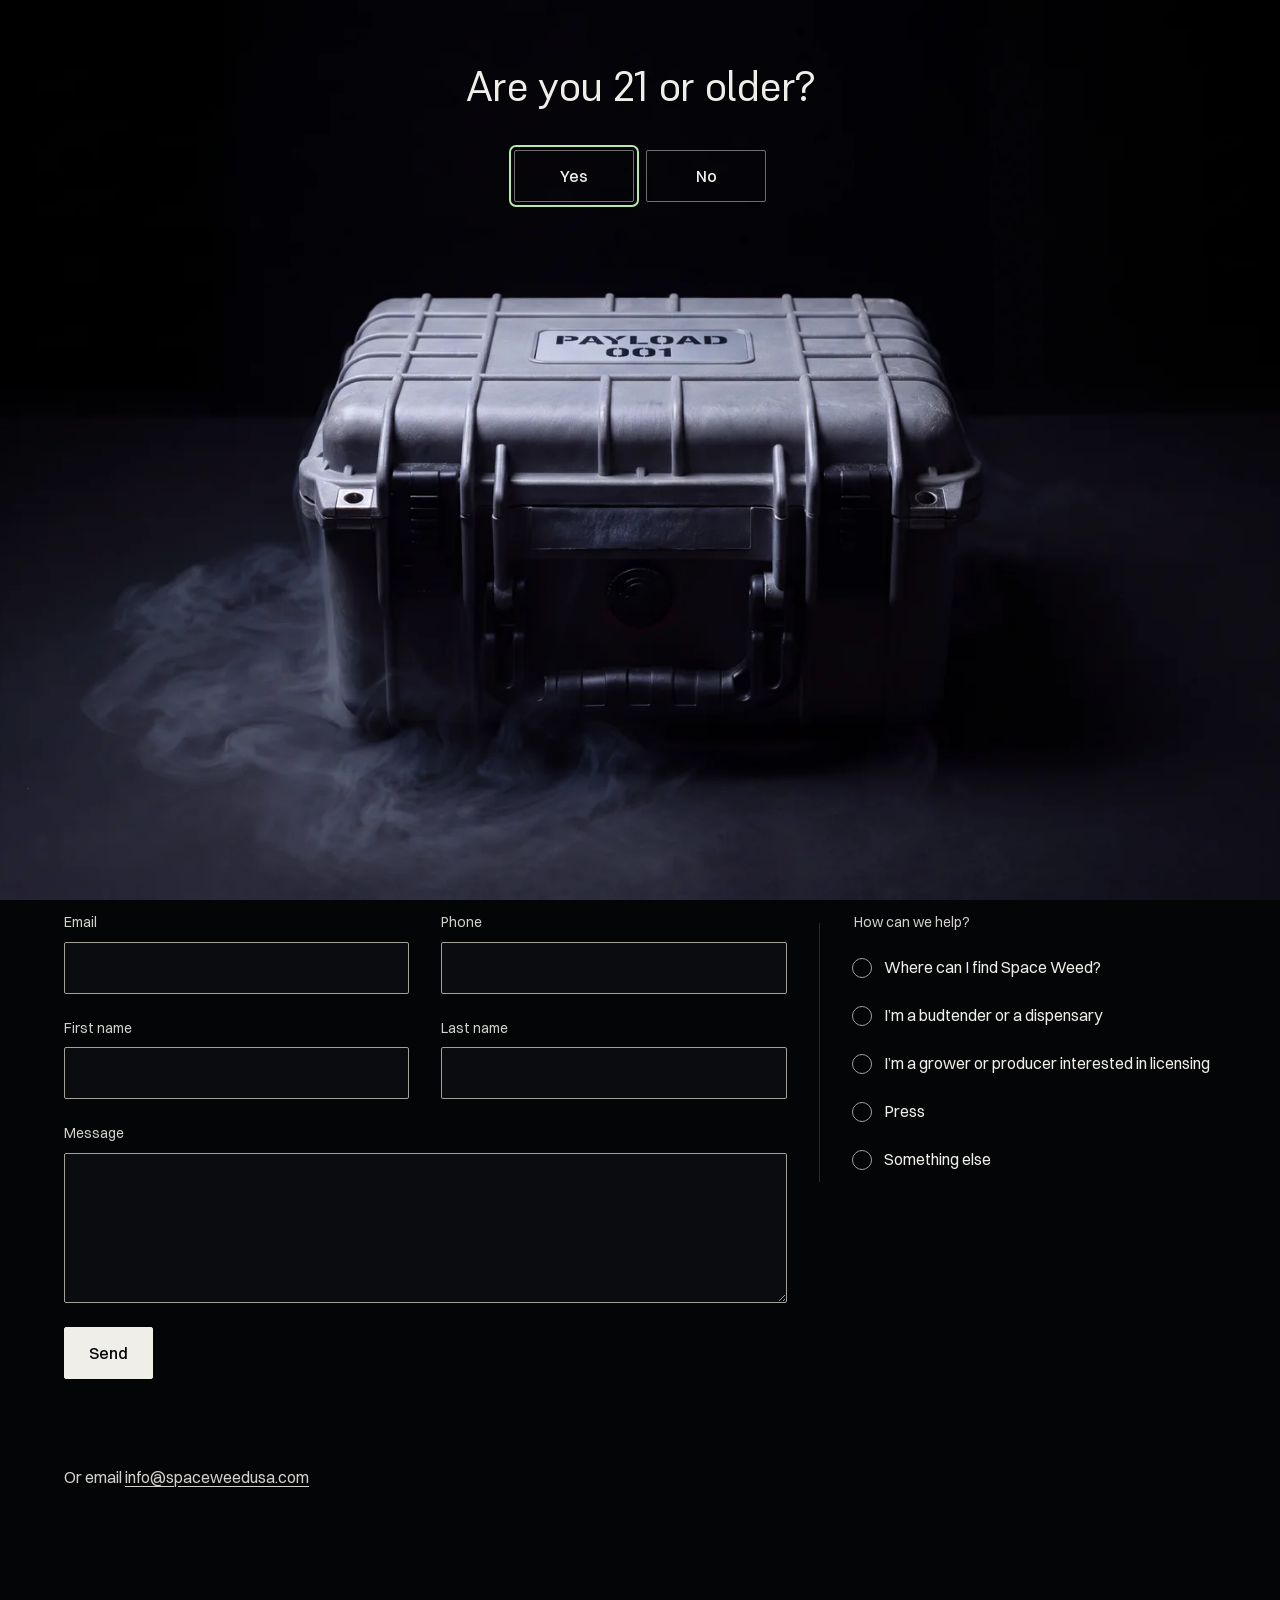
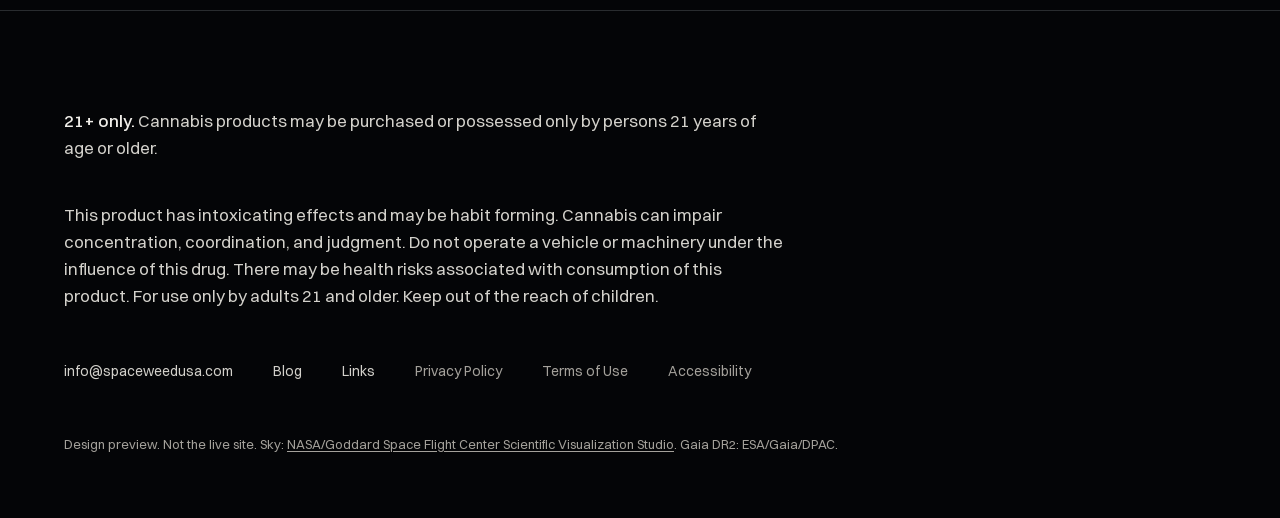
<file: contact.html>
<!doctype html>
<html lang="en">
<head>
<meta charset="utf-8">
<meta name="viewport" content="width=device-width, initial-scale=1">
<meta name="robots" content="noindex, nofollow">
<title>Contact Space Weed</title>
<meta name="description" content="Reach the Space Weed team about stocking the flower, licensing the process, or press. Email info@spaceweedusa.com.">
<meta name="theme-color" content="#08090c">
<link rel="icon" href="assets/img/favicon.svg" type="image/svg+xml">
<link rel="preload" href="assets/fonts/supreme-500.woff2" as="font" type="font/woff2" crossorigin>
<link rel="preload" href="assets/fonts/switzer-400.woff2" as="font" type="font/woff2" crossorigin>
<link rel="stylesheet" href="assets/css/site.css">
<link rel="modulepreload" href="assets/vendor/three.module.js">
</head>
<body class="page-contact">
<a class="skip" href="#main">Skip to content</a>
<div class="gate" data-gate hidden role="dialog" aria-modal="true" aria-labelledby="gate-q">
  <video class="gate__film" muted playsinline preload="auto" poster="assets/img/payload-closed.webp" aria-hidden="true" data-burst-at="5.35">
    <source src="assets/video/payload-gate.webm" type="video/webm">
    <source src="assets/video/payload-gate.mp4" type="video/mp4">
  </video>
  <div class="gate__panel">
    <p class="gate__q" id="gate-q">Are you 21 or older?</p>
    <div class="gate__actions">
      <button class="btn" type="button" data-gate-yes>Yes</button>
      <a class="btn" href="under-21.html">No</a>
    </div>
  </div>
  <button class="gate__skip" type="button" data-gate-skip hidden>Skip</button>
</div>
<header class="site-header">
  <a class="brand" href="index.html"><img src="assets/img/logo-white.webp" alt="Space Weed, home" width="640" height="350"></a>
  <div class="header-actions">
    <nav class="header-nav" aria-label="Pages"><a class="header-link" href="technology.html">Technology</a><a class="header-link" href="products.html">Products</a><a class="header-link" href="partner.html">Partner</a><a class="header-link" href="about.html">About</a><a class="header-link" href="contact.html" aria-current="page">Contact</a></nav>
    <a class="header-link" href="https://shopspaceweed.com" target="_blank" rel="noopener">Merch<span class="visually-hidden"> (opens the merch shop in a new tab)</span></a>
    <button class="menu-toggle" type="button" aria-expanded="false" aria-controls="menu"><span class="menu-toggle__bars" aria-hidden="true"></span>Menu</button>
  </div>
</header>
<div class="menu-sheet" id="menu" hidden>
  <nav aria-label="Site"><ul><li><a href="index.html">Home</a></li><li><a href="technology.html">Technology</a></li><li><a href="products.html">Products</a></li><li><a href="partner.html">Partner</a></li><li><a href="about.html">About</a></li><li><a href="contact.html" aria-current="page">Contact</a></li></ul></nav>
</div>
<main id="main" tabindex="-1">
<section class="world" data-world="contact" aria-labelledby="c-title" style="--poster: url('../img/world-contact.webp')">
  <canvas class="world__canvas" aria-hidden="true"></canvas>
  <div class="world__copy">
    <h1 id="c-title">Contact mission control</h1>
    <p class="world__lede">Questions about stocking Space Weed, licensing the process, or press? Send us a message and one of our Space Cadets will get back to you in an intergalactic minute.</p>
    
  </div>
</section>

  <section class="contact" aria-label="Contact form">
    <form class="contact__form" data-mock novalidate>
      <div class="field"><label for="c-email">Email</label><input id="c-email" type="email" name="email" autocomplete="email" required></div>
      <div class="field"><label for="c-phone">Phone</label><input id="c-phone" type="tel" name="phone" autocomplete="tel"></div>
      <div class="field"><label for="c-first">First name</label><input id="c-first" type="text" name="first" autocomplete="given-name"></div>
      <div class="field"><label for="c-last">Last name</label><input id="c-last" type="text" name="last" autocomplete="family-name"></div>
      <fieldset class="choices">
        <legend>How can we help?</legend>
        <label><input type="radio" name="help" value="find"> Where can I find Space Weed?</label>
        <label><input type="radio" name="help" value="dispensary"> I’m a budtender or a dispensary</label>
        <label><input type="radio" name="help" value="grower"> I’m a grower or producer interested in licensing</label>
        <label><input type="radio" name="help" value="press"> Press</label>
        <label><input type="radio" name="help" value="else"> Something else</label>
      </fieldset>
      <div class="field field--wide"><label for="c-msg">Message</label><textarea id="c-msg" name="message" rows="5"></textarea></div>
      <button class="btn btn--solid" type="submit">Send</button>
      <p class="form-note" role="status" aria-live="polite"></p>
    </form>
    <p class="contact__mail">Or email <a href="mailto:info@spaceweedusa.com">info@spaceweedusa.com</a></p>
  </section>
</main>
<footer class="site-footer">
  <div class="site-footer__inner">
    <p class="legal"><strong>21+ only.</strong> Cannabis products may be purchased or possessed only by persons 21 years of age or older.</p>
    <p class="legal">This product has intoxicating effects and may be habit forming. Cannabis can impair concentration, coordination, and judgment. Do not operate a vehicle or machinery under the influence of this drug. There may be health risks associated with consumption of this product. For use only by adults 21 and older. Keep out of the reach of children.</p>
    <ul class="footer-links">
      <li><a href="mailto:info@spaceweedusa.com">info@spaceweedusa.com</a></li>
      <li><a href="blog.html">Blog</a></li>
      <li><a href="links.html">Links</a></li>
      <li><span>Privacy Policy</span></li>
      <li><span>Terms of Use</span></li>
      <li><span>Accessibility</span></li>
    </ul>
    <p class="preview-note">Design preview. Not the live site. Sky: <a href="https://svs.gsfc.nasa.gov/4851" target="_blank" rel="noopener">NASA/Goddard Space Flight Center Scientific Visualization Studio</a>. Gaia DR2: ESA/Gaia/DPAC.</p>
  </div>
</footer>
<div class="warp" aria-hidden="true"></div>
<script src="assets/js/site.js" defer></script>
<script type="module" src="assets/js/world.js"></script>
</body>
</html>
</file>
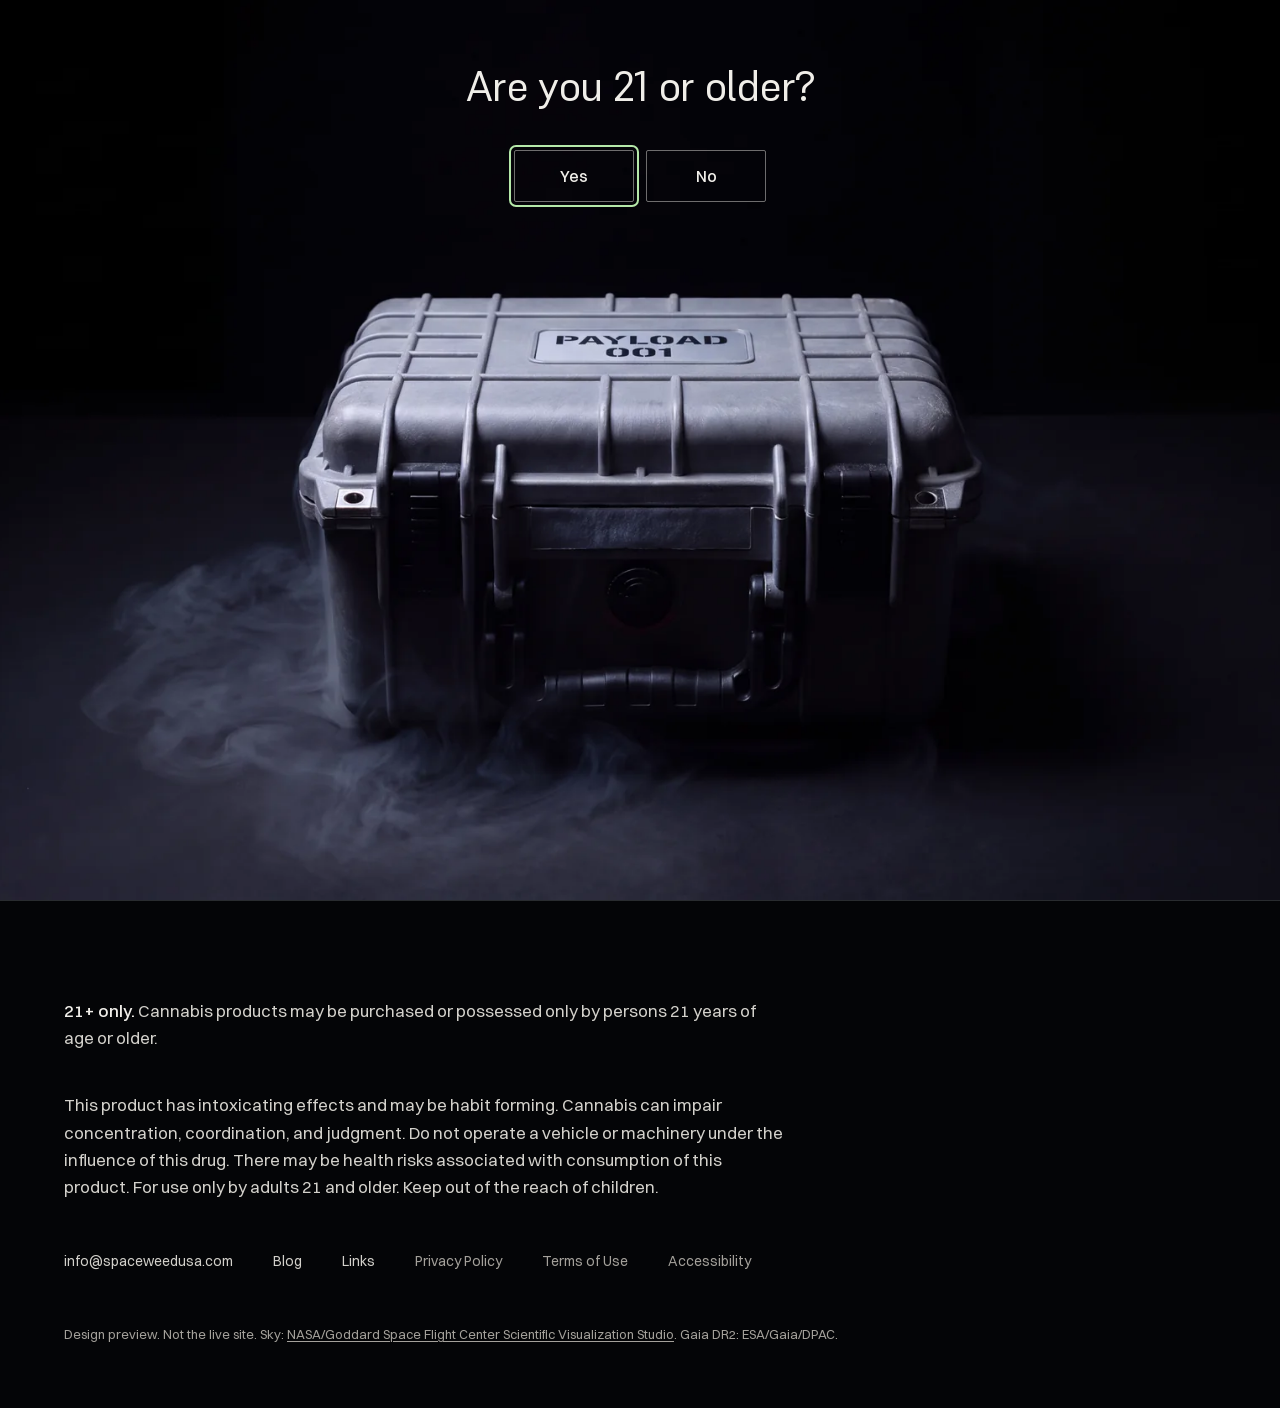
<file: links.html>
<!doctype html>
<html lang="en">
<head>
<meta charset="utf-8">
<meta name="viewport" content="width=device-width, initial-scale=1">
<meta name="robots" content="noindex, nofollow">
<title>Links | Space Weed</title>
<meta name="description" content="Flash Frozen Cured flower, frozen within an hour of harvest. 21+ only.">
<meta name="theme-color" content="#08090c">
<link rel="icon" href="assets/img/favicon.svg" type="image/svg+xml">
<link rel="preload" href="assets/fonts/supreme-500.woff2" as="font" type="font/woff2" crossorigin>
<link rel="preload" href="assets/fonts/switzer-400.woff2" as="font" type="font/woff2" crossorigin>
<link rel="stylesheet" href="assets/css/site.css">
</head>
<body class="page-links">
<a class="skip" href="#main">Skip to content</a>
<div class="gate" data-gate hidden role="dialog" aria-modal="true" aria-labelledby="gate-q">
  <video class="gate__film" muted playsinline preload="auto" poster="assets/img/payload-closed.webp" aria-hidden="true" data-burst-at="5.35">
    <source src="assets/video/payload-gate.webm" type="video/webm">
    <source src="assets/video/payload-gate.mp4" type="video/mp4">
  </video>
  <div class="gate__panel">
    <p class="gate__q" id="gate-q">Are you 21 or older?</p>
    <div class="gate__actions">
      <button class="btn" type="button" data-gate-yes>Yes</button>
      <a class="btn" href="under-21.html">No</a>
    </div>
  </div>
  <button class="gate__skip" type="button" data-gate-skip hidden>Skip</button>
</div>
<main id="main" tabindex="-1">
  <section class="links-page" aria-labelledby="links-title">
    <img class="links-page__logo" src="assets/img/logo-white.webp" alt="Space Weed" width="640" height="350">
    <h1 id="links-title" class="visually-hidden">Space Weed links</h1>
    <p>Flash Frozen Cured flower, frozen within an hour of harvest. 21+ only.</p>
    <ul class="links-page__list">
      <li><a href="technology.html">How Flash Frozen Cured works</a></li>
      <li><a href="products.html">The flower and pre-rolls</a></li>
      <li><a href="partner.html">For dispensaries and budtenders</a></li>
      <li><a href="partner.html">For growers: license the process</a></li>
      <li><a href="https://shopspaceweed.com" target="_blank" rel="noopener">Space Weed merch<span class="visually-hidden"> (opens in a new tab)</span></a></li>
      <li><a href="contact.html">Contact us</a></li>
    </ul>
    <ul class="links-page__social"><li><a href="https://www.instagram.com/spaceweedusa" target="_blank" rel="noopener">Instagram<span class="visually-hidden"> (opens in a new tab)</span></a></li><li><a href="https://www.facebook.com/spacexweed" target="_blank" rel="noopener">Facebook<span class="visually-hidden"> (opens in a new tab)</span></a></li><li><a href="https://x.com/spaceweedusa" target="_blank" rel="noopener">X<span class="visually-hidden"> (opens in a new tab)</span></a></li><li><a href="https://www.youtube.com/@spaceweedusa" target="_blank" rel="noopener">YouTube<span class="visually-hidden"> (opens in a new tab)</span></a></li><li><a href="https://www.threads.com/@spaceweedusa" target="_blank" rel="noopener">Threads<span class="visually-hidden"> (opens in a new tab)</span></a></li></ul>
  </section>
</main>
<footer class="site-footer">
  <div class="site-footer__inner">
    <p class="legal"><strong>21+ only.</strong> Cannabis products may be purchased or possessed only by persons 21 years of age or older.</p>
    <p class="legal">This product has intoxicating effects and may be habit forming. Cannabis can impair concentration, coordination, and judgment. Do not operate a vehicle or machinery under the influence of this drug. There may be health risks associated with consumption of this product. For use only by adults 21 and older. Keep out of the reach of children.</p>
    <ul class="footer-links">
      <li><a href="mailto:info@spaceweedusa.com">info@spaceweedusa.com</a></li>
      <li><a href="blog.html">Blog</a></li>
      <li><a href="links.html">Links</a></li>
      <li><span>Privacy Policy</span></li>
      <li><span>Terms of Use</span></li>
      <li><span>Accessibility</span></li>
    </ul>
    <p class="preview-note">Design preview. Not the live site. Sky: <a href="https://svs.gsfc.nasa.gov/4851" target="_blank" rel="noopener">NASA/Goddard Space Flight Center Scientific Visualization Studio</a>. Gaia DR2: ESA/Gaia/DPAC.</p>
  </div>
</footer>
<div class="warp" aria-hidden="true"></div>
<script src="assets/js/site.js" defer></script>
</body>
</html>
</file>
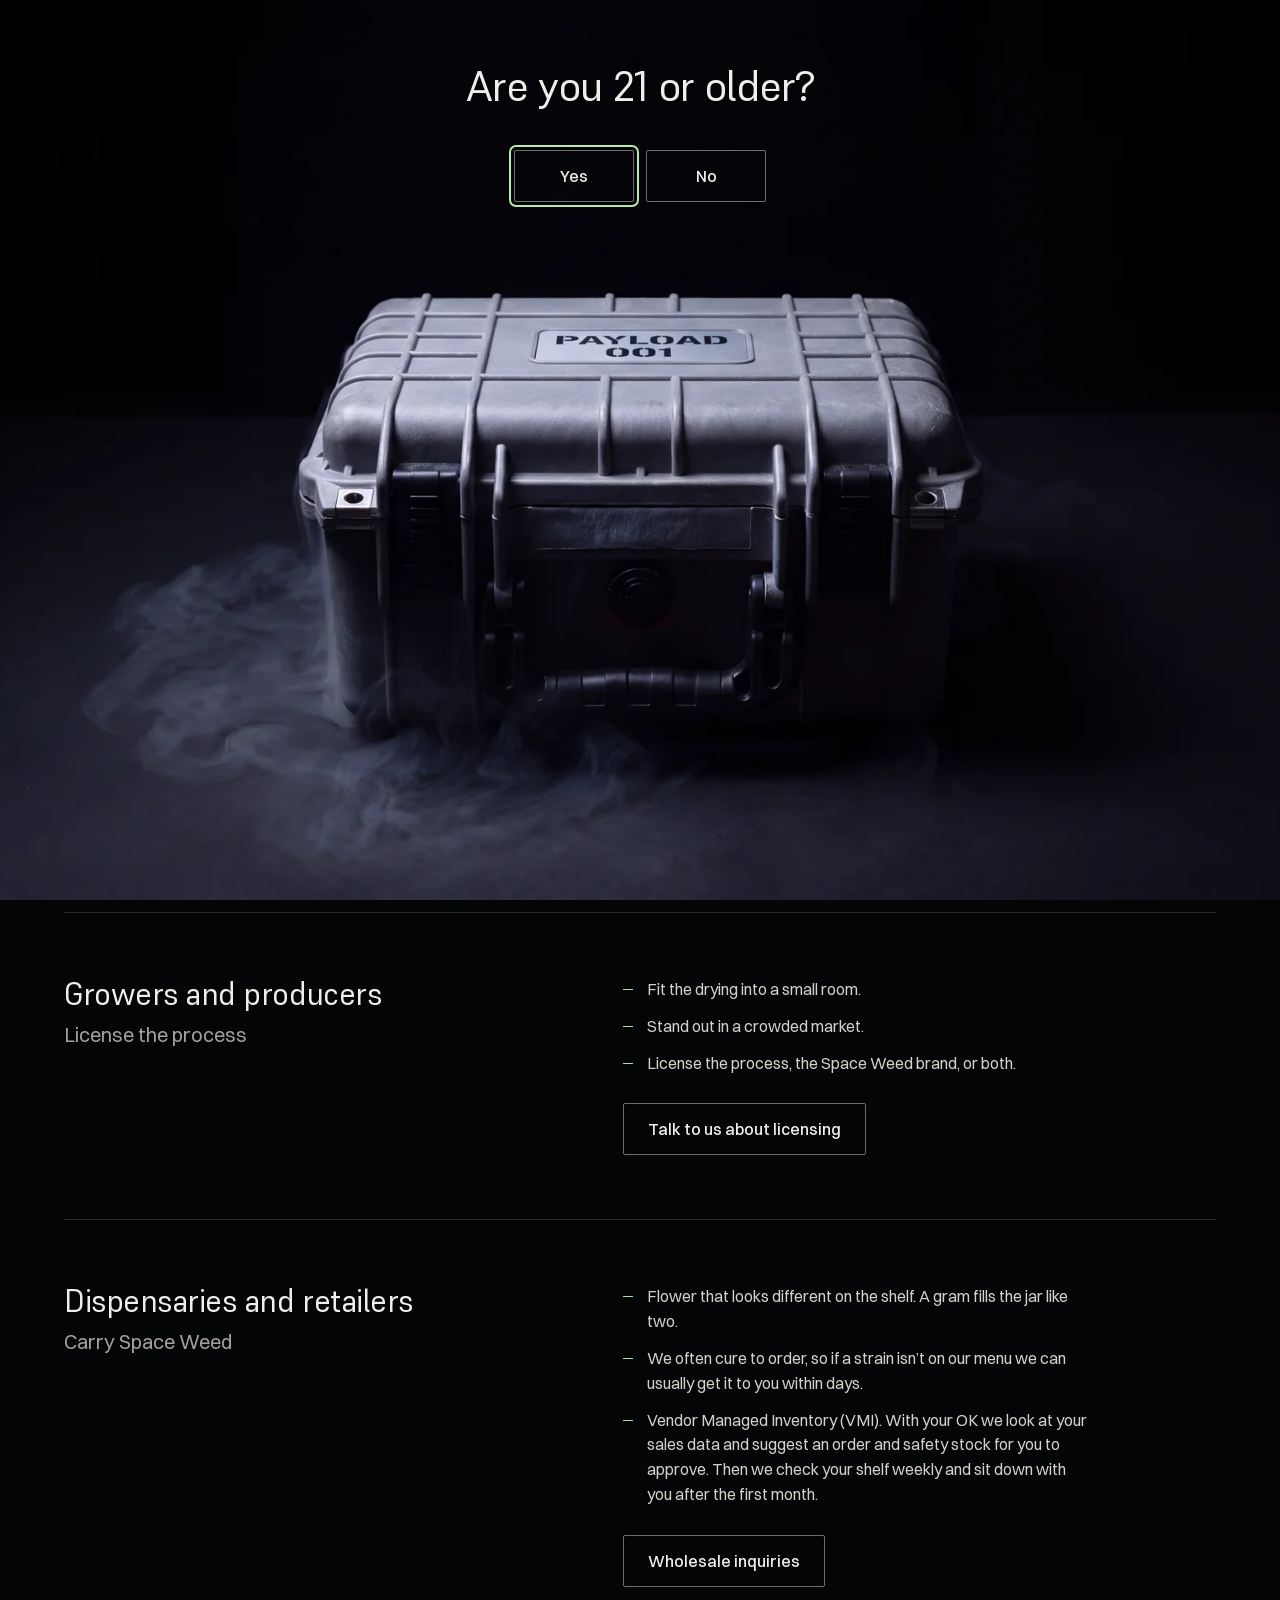
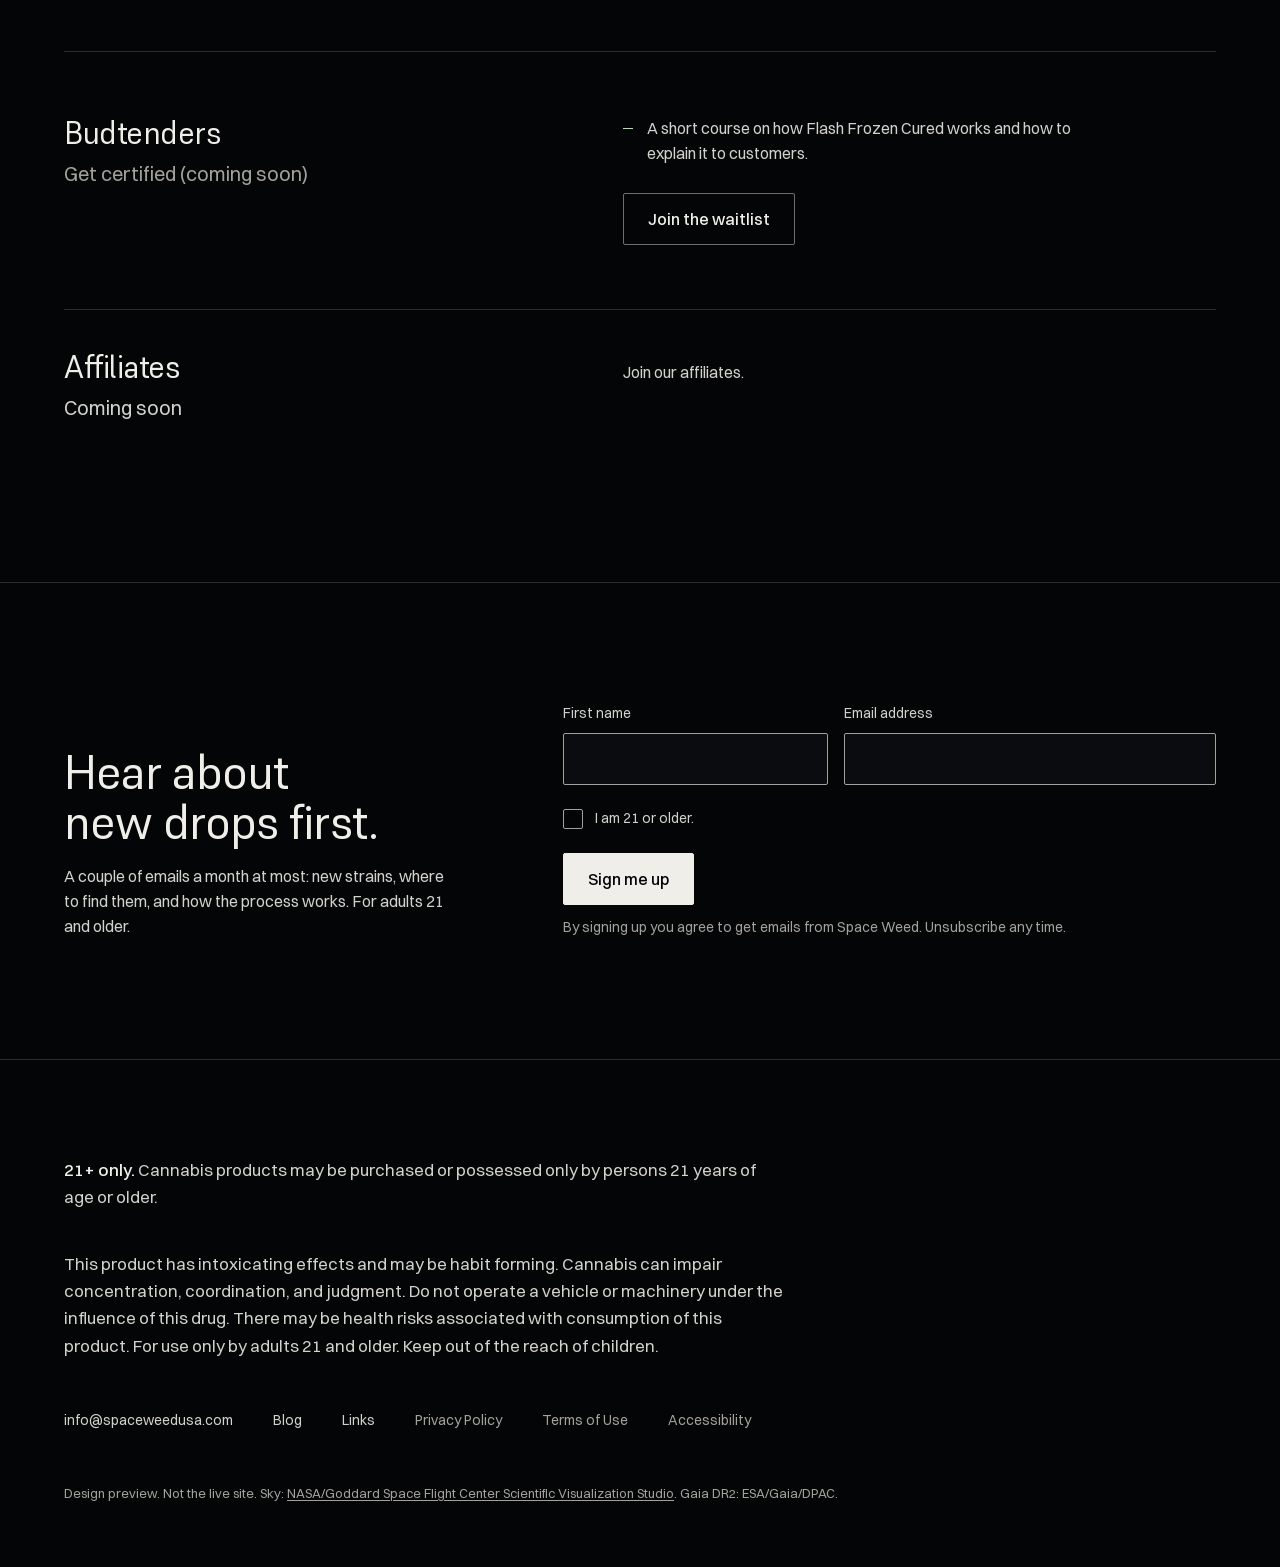
<file: partner.html>
<!doctype html>
<html lang="en">
<head>
<meta charset="utf-8">
<meta name="viewport" content="width=device-width, initial-scale=1">
<meta name="robots" content="noindex, nofollow">
<title>Partner with Space Weed: Growers and Dispensaries</title>
<meta name="description" content="How licensed growers, dispensaries and budtenders work with Space Weed, from licensing the Flash Frozen Cured process to stocking the flower.">
<meta name="theme-color" content="#08090c">
<link rel="icon" href="assets/img/favicon.svg" type="image/svg+xml">
<link rel="preload" href="assets/fonts/supreme-500.woff2" as="font" type="font/woff2" crossorigin>
<link rel="preload" href="assets/fonts/switzer-400.woff2" as="font" type="font/woff2" crossorigin>
<link rel="stylesheet" href="assets/css/site.css">
<link rel="modulepreload" href="assets/vendor/three.module.js">
</head>
<body class="page-partner">
<a class="skip" href="#main">Skip to content</a>
<div class="gate" data-gate hidden role="dialog" aria-modal="true" aria-labelledby="gate-q">
  <video class="gate__film" muted playsinline preload="auto" poster="assets/img/payload-closed.webp" aria-hidden="true" data-burst-at="5.35">
    <source src="assets/video/payload-gate.webm" type="video/webm">
    <source src="assets/video/payload-gate.mp4" type="video/mp4">
  </video>
  <div class="gate__panel">
    <p class="gate__q" id="gate-q">Are you 21 or older?</p>
    <div class="gate__actions">
      <button class="btn" type="button" data-gate-yes>Yes</button>
      <a class="btn" href="under-21.html">No</a>
    </div>
  </div>
  <button class="gate__skip" type="button" data-gate-skip hidden>Skip</button>
</div>
<header class="site-header">
  <a class="brand" href="index.html"><img src="assets/img/logo-white.webp" alt="Space Weed, home" width="640" height="350"></a>
  <div class="header-actions">
    <nav class="header-nav" aria-label="Pages"><a class="header-link" href="technology.html">Technology</a><a class="header-link" href="products.html">Products</a><a class="header-link" href="partner.html" aria-current="page">Partner</a><a class="header-link" href="about.html">About</a><a class="header-link" href="contact.html">Contact</a></nav>
    <a class="header-link" href="https://shopspaceweed.com" target="_blank" rel="noopener">Merch<span class="visually-hidden"> (opens the merch shop in a new tab)</span></a>
    <button class="menu-toggle" type="button" aria-expanded="false" aria-controls="menu"><span class="menu-toggle__bars" aria-hidden="true"></span>Menu</button>
  </div>
</header>
<div class="menu-sheet" id="menu" hidden>
  <nav aria-label="Site"><ul><li><a href="index.html">Home</a></li><li><a href="technology.html">Technology</a></li><li><a href="products.html">Products</a></li><li><a href="partner.html" aria-current="page">Partner</a></li><li><a href="about.html">About</a></li><li><a href="contact.html">Contact</a></li></ul></nav>
</div>
<main id="main" tabindex="-1">
<section class="world" data-world="partner" aria-labelledby="pa-title" style="--poster: url('../img/world-partner.webp')">
  <canvas class="world__canvas" aria-hidden="true"></canvas>
  <div class="world__copy">
    <h1 id="pa-title">Partner with Space Weed</h1>
    <p class="world__lede">Whether you’re a grower, a retailer or a budtender, there’s a way to work with us.</p>
    
  </div>
</section>

  <section class="paths" aria-labelledby="paths-title">
    <h2 id="paths-title" class="visually-hidden">Ways to work with us</h2>
    <article class="path">
      <div class="path__head"><h3>Growers and producers</h3><p class="path__sub">License the process</p></div>
      <ul>
        <li>Fit the drying into a small room.</li>
        <li>Stand out in a crowded market.</li>
        <li>License the process, the Space Weed brand, or both.</li>
      </ul>
      <a class="btn" href="contact.html?help=grower">Talk to us about licensing</a>
    </article>
    <article class="path">
      <div class="path__head"><h3>Dispensaries and retailers</h3><p class="path__sub">Carry Space Weed</p></div>
      <ul>
        <li>Flower that looks different on the shelf. A gram fills the jar like two.</li>
        <li>We often cure to order, so if a strain isn’t on our menu we can usually get it to you within days.</li>
        <li>Vendor Managed Inventory (VMI). With your OK we look at your sales data and suggest an order and safety stock for you to approve. Then we check your shelf weekly and sit down with you after the first month.</li>
      </ul>
      <a class="btn" href="contact.html?help=dispensary">Wholesale inquiries</a>
    </article>
    <article class="path">
      <div class="path__head"><h3>Budtenders</h3><p class="path__sub">Get certified (coming soon)</p></div>
      <ul>
        <li>A short course on how Flash Frozen Cured works and how to explain it to customers.</li>
      </ul>
      <a class="btn" href="contact.html?help=dispensary">Join the waitlist</a>
    </article>
    <article class="path path--soon">
      <div class="path__head"><h3>Affiliates</h3><p class="path__sub">Coming soon</p></div>
      <p>Join our affiliates.</p>
    </article>
  </section>
<section class="drops" aria-labelledby="drops-title">
  <div class="drops__inner">
    <div>
      <h2 id="drops-title">Hear about new drops first.</h2>
      <p class="drops__note">A couple of emails a month at most: new strains, where to find them, and how the process works. For adults 21 and older.</p>
    </div>
    <form class="form" data-mock novalidate>
      <div class="field"><label for="d-first">First name</label><input id="d-first" name="first" type="text" autocomplete="given-name"></div>
      <div class="field"><label for="d-email">Email address</label><input id="d-email" name="email" type="email" autocomplete="email" required></div>
      <label class="check" for="d-age"><input id="d-age" name="age" type="checkbox" required> I am 21 or older.</label>
      <button class="btn btn--solid" type="submit">Sign me up</button>
      <p class="form-note" role="status" aria-live="polite">By signing up you agree to get emails from Space Weed. Unsubscribe any time.</p>
    </form>
  </div>
</section>
</main>
<footer class="site-footer">
  <div class="site-footer__inner">
    <p class="legal"><strong>21+ only.</strong> Cannabis products may be purchased or possessed only by persons 21 years of age or older.</p>
    <p class="legal">This product has intoxicating effects and may be habit forming. Cannabis can impair concentration, coordination, and judgment. Do not operate a vehicle or machinery under the influence of this drug. There may be health risks associated with consumption of this product. For use only by adults 21 and older. Keep out of the reach of children.</p>
    <ul class="footer-links">
      <li><a href="mailto:info@spaceweedusa.com">info@spaceweedusa.com</a></li>
      <li><a href="blog.html">Blog</a></li>
      <li><a href="links.html">Links</a></li>
      <li><span>Privacy Policy</span></li>
      <li><span>Terms of Use</span></li>
      <li><span>Accessibility</span></li>
    </ul>
    <p class="preview-note">Design preview. Not the live site. Sky: <a href="https://svs.gsfc.nasa.gov/4851" target="_blank" rel="noopener">NASA/Goddard Space Flight Center Scientific Visualization Studio</a>. Gaia DR2: ESA/Gaia/DPAC.</p>
  </div>
</footer>
<div class="warp" aria-hidden="true"></div>
<script src="assets/js/site.js" defer></script>
<script type="module" src="assets/js/world.js"></script>
</body>
</html>
</file>
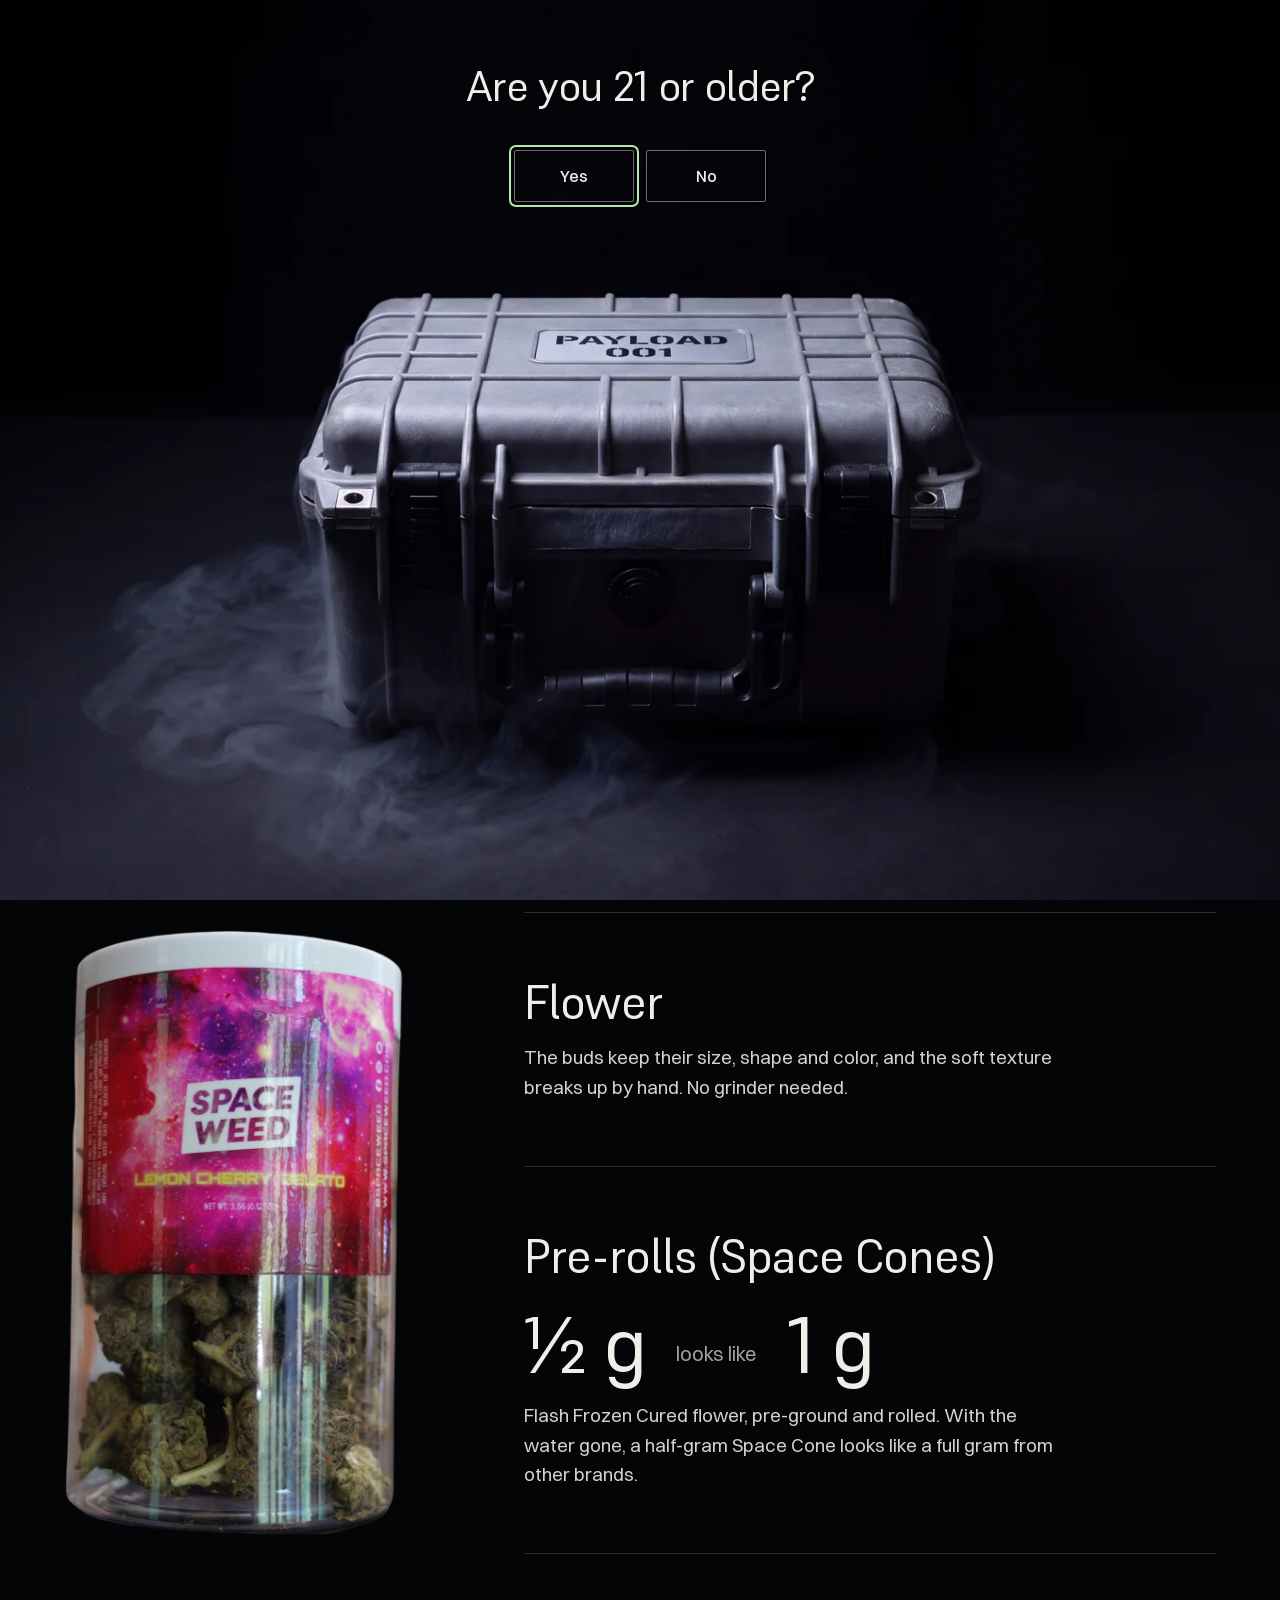
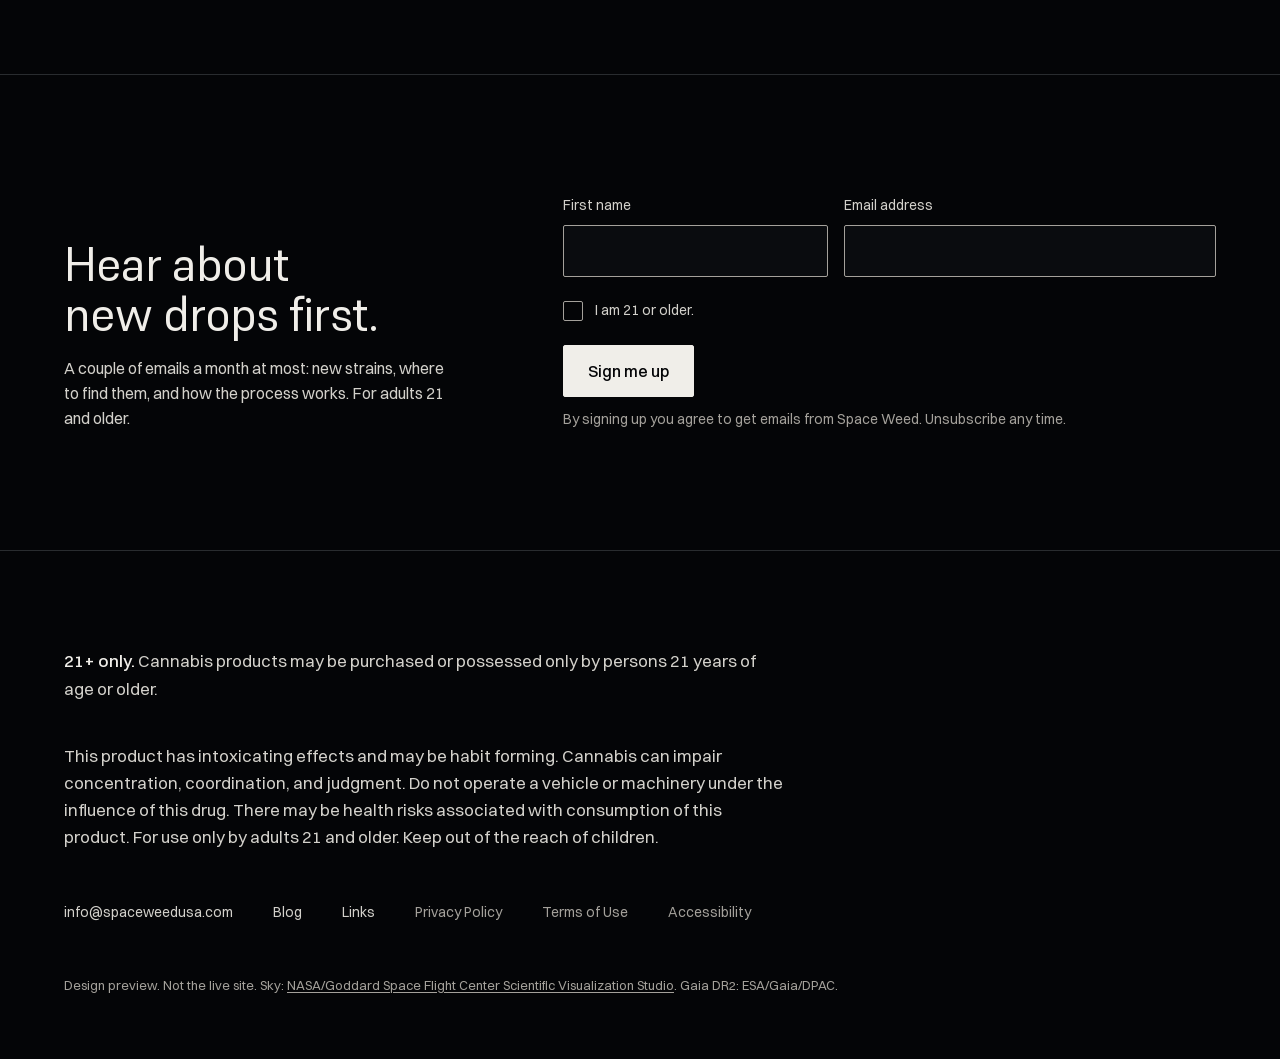
<file: products.html>
<!doctype html>
<html lang="en">
<head>
<meta charset="utf-8">
<meta name="viewport" content="width=device-width, initial-scale=1">
<meta name="robots" content="noindex, nofollow">
<title>Flower and Pre-Rolls | Space Weed</title>
<meta name="description" content="Every Space Weed product starts as Flash Frozen Cured flower, frozen within an hour of harvest. See the flower and pre-rolls. For adults 21+.">
<meta name="theme-color" content="#08090c">
<link rel="icon" href="assets/img/favicon.svg" type="image/svg+xml">
<link rel="preload" href="assets/fonts/supreme-500.woff2" as="font" type="font/woff2" crossorigin>
<link rel="preload" href="assets/fonts/switzer-400.woff2" as="font" type="font/woff2" crossorigin>
<link rel="stylesheet" href="assets/css/site.css">
<link rel="modulepreload" href="assets/vendor/three.module.js">
</head>
<body class="page-products">
<a class="skip" href="#main">Skip to content</a>
<div class="gate" data-gate hidden role="dialog" aria-modal="true" aria-labelledby="gate-q">
  <video class="gate__film" muted playsinline preload="auto" poster="assets/img/payload-closed.webp" aria-hidden="true" data-burst-at="5.35">
    <source src="assets/video/payload-gate.webm" type="video/webm">
    <source src="assets/video/payload-gate.mp4" type="video/mp4">
  </video>
  <div class="gate__panel">
    <p class="gate__q" id="gate-q">Are you 21 or older?</p>
    <div class="gate__actions">
      <button class="btn" type="button" data-gate-yes>Yes</button>
      <a class="btn" href="under-21.html">No</a>
    </div>
  </div>
  <button class="gate__skip" type="button" data-gate-skip hidden>Skip</button>
</div>
<header class="site-header">
  <a class="brand" href="index.html"><img src="assets/img/logo-white.webp" alt="Space Weed, home" width="640" height="350"></a>
  <div class="header-actions">
    <nav class="header-nav" aria-label="Pages"><a class="header-link" href="technology.html">Technology</a><a class="header-link" href="products.html" aria-current="page">Products</a><a class="header-link" href="partner.html">Partner</a><a class="header-link" href="about.html">About</a><a class="header-link" href="contact.html">Contact</a></nav>
    <a class="header-link" href="https://shopspaceweed.com" target="_blank" rel="noopener">Merch<span class="visually-hidden"> (opens the merch shop in a new tab)</span></a>
    <button class="menu-toggle" type="button" aria-expanded="false" aria-controls="menu"><span class="menu-toggle__bars" aria-hidden="true"></span>Menu</button>
  </div>
</header>
<div class="menu-sheet" id="menu" hidden>
  <nav aria-label="Site"><ul><li><a href="index.html">Home</a></li><li><a href="technology.html">Technology</a></li><li><a href="products.html" aria-current="page">Products</a></li><li><a href="partner.html">Partner</a></li><li><a href="about.html">About</a></li><li><a href="contact.html">Contact</a></li></ul></nav>
</div>
<main id="main" tabindex="-1">
<section class="world" data-world="products" aria-labelledby="p-title" style="--poster: url('../img/world-products.webp')">
  <canvas class="world__canvas" aria-hidden="true"></canvas>
  <div class="world__copy">
    <h1 id="p-title">Space Weed products</h1>
    <p class="world__lede">Every Space Weed product starts as Flash Frozen Cured flower, frozen within an hour of harvest.</p>
    <a class="btn" href="technology.html">How it works</a>
  </div>
</section>

  <section class="lineup" aria-labelledby="lineup-title">
    <h2 id="lineup-title" class="visually-hidden">What Space Weed makes</h2>
    <figure class="jar-shot"><img src="assets/img/jar.webp" alt="A jar of Space Weed Lemon Cherry Gelato" width="720" height="1288" loading="lazy"></figure>
    <div class="lineup__rows">
      <article class="lineup__row">
        <h3>Flower</h3>
        <p>The buds keep their size, shape and color, and the soft texture breaks up by hand. No grinder needed.</p>
      </article>
      <article class="lineup__row">
        <h3>Pre-rolls (Space Cones)</h3>
        <p class="lineup__figure" aria-hidden="true">½ g <span>looks like</span> 1 g</p>
        <p>Flash Frozen Cured flower, pre-ground and rolled. With the water gone, a half-gram Space Cone looks like a full gram from other brands.</p>
      </article>
    </div>
  </section>
<section class="drops" aria-labelledby="drops-title">
  <div class="drops__inner">
    <div>
      <h2 id="drops-title">Hear about new drops first.</h2>
      <p class="drops__note">A couple of emails a month at most: new strains, where to find them, and how the process works. For adults 21 and older.</p>
    </div>
    <form class="form" data-mock novalidate>
      <div class="field"><label for="d-first">First name</label><input id="d-first" name="first" type="text" autocomplete="given-name"></div>
      <div class="field"><label for="d-email">Email address</label><input id="d-email" name="email" type="email" autocomplete="email" required></div>
      <label class="check" for="d-age"><input id="d-age" name="age" type="checkbox" required> I am 21 or older.</label>
      <button class="btn btn--solid" type="submit">Sign me up</button>
      <p class="form-note" role="status" aria-live="polite">By signing up you agree to get emails from Space Weed. Unsubscribe any time.</p>
    </form>
  </div>
</section>
</main>
<footer class="site-footer">
  <div class="site-footer__inner">
    <p class="legal"><strong>21+ only.</strong> Cannabis products may be purchased or possessed only by persons 21 years of age or older.</p>
    <p class="legal">This product has intoxicating effects and may be habit forming. Cannabis can impair concentration, coordination, and judgment. Do not operate a vehicle or machinery under the influence of this drug. There may be health risks associated with consumption of this product. For use only by adults 21 and older. Keep out of the reach of children.</p>
    <ul class="footer-links">
      <li><a href="mailto:info@spaceweedusa.com">info@spaceweedusa.com</a></li>
      <li><a href="blog.html">Blog</a></li>
      <li><a href="links.html">Links</a></li>
      <li><span>Privacy Policy</span></li>
      <li><span>Terms of Use</span></li>
      <li><span>Accessibility</span></li>
    </ul>
    <p class="preview-note">Design preview. Not the live site. Sky: <a href="https://svs.gsfc.nasa.gov/4851" target="_blank" rel="noopener">NASA/Goddard Space Flight Center Scientific Visualization Studio</a>. Gaia DR2: ESA/Gaia/DPAC.</p>
  </div>
</footer>
<div class="warp" aria-hidden="true"></div>
<script src="assets/js/site.js" defer></script>
<script type="module" src="assets/js/world.js"></script>
</body>
</html>
</file>
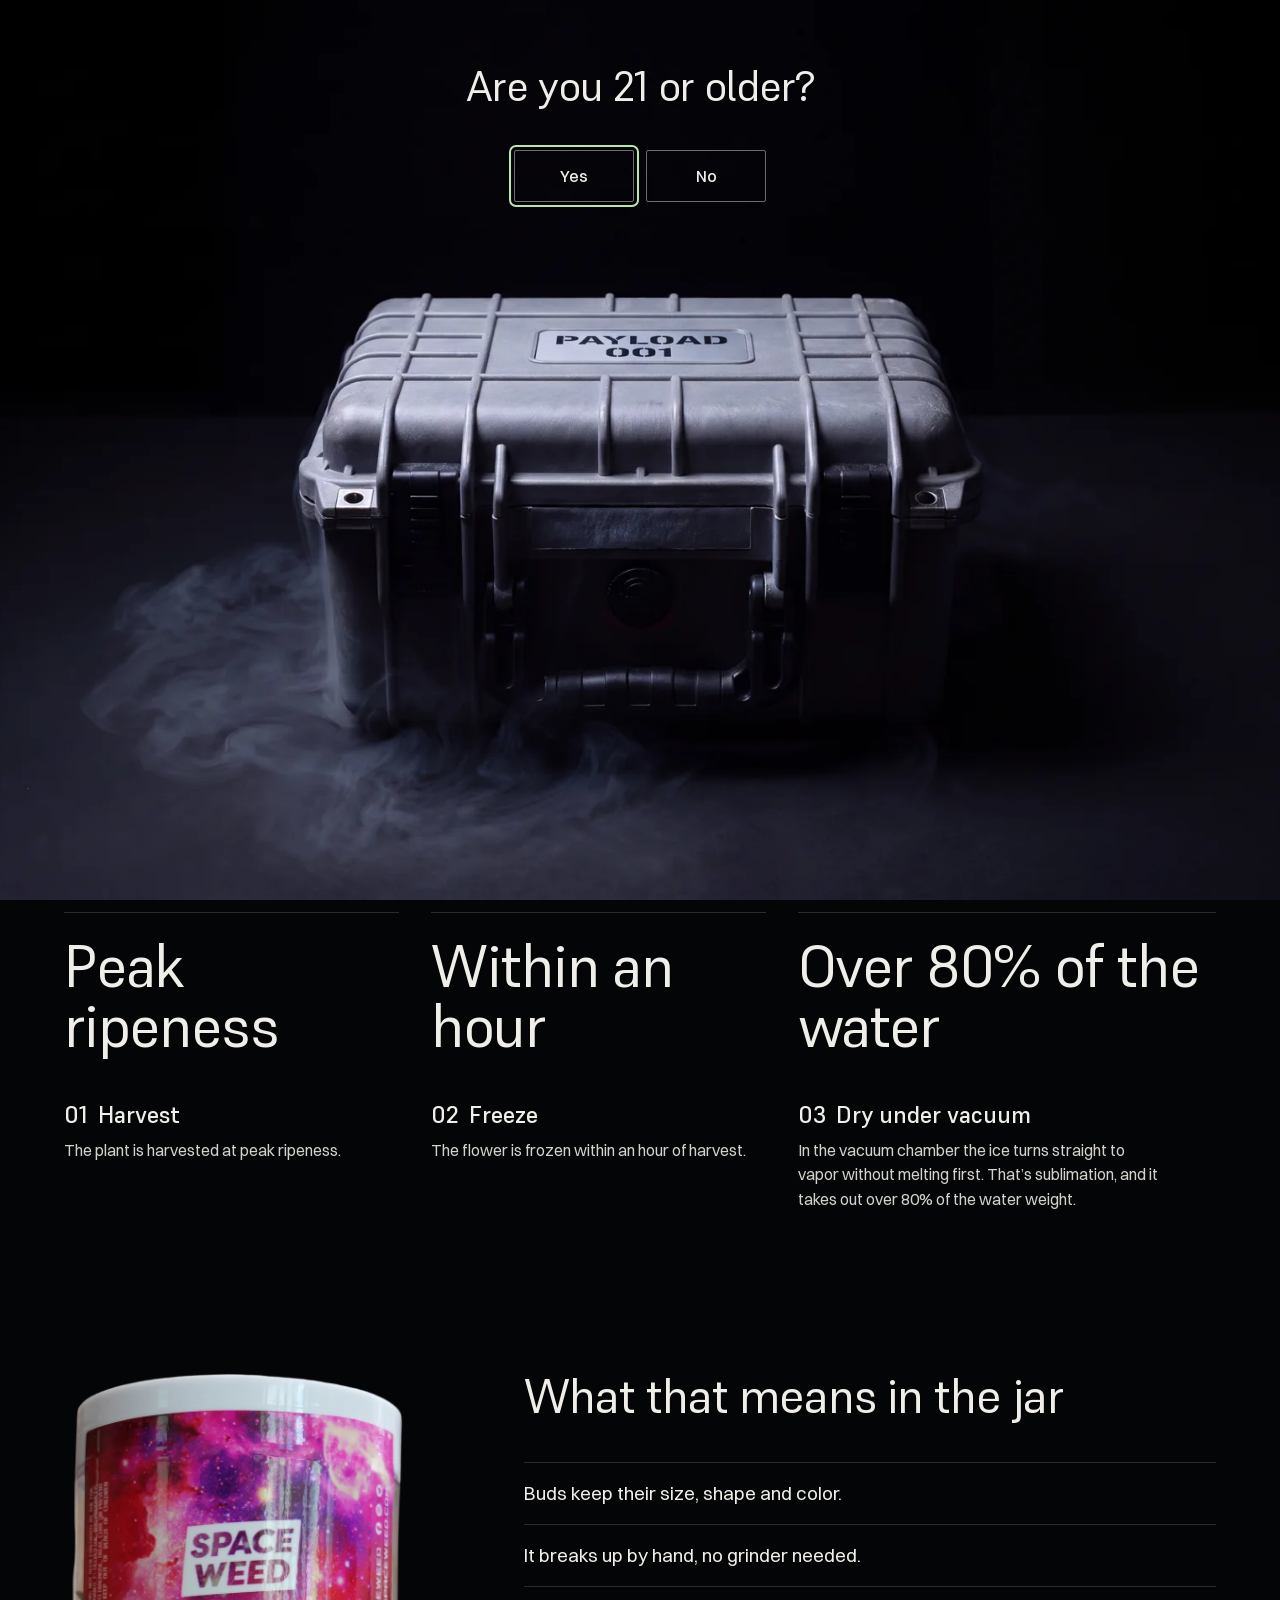
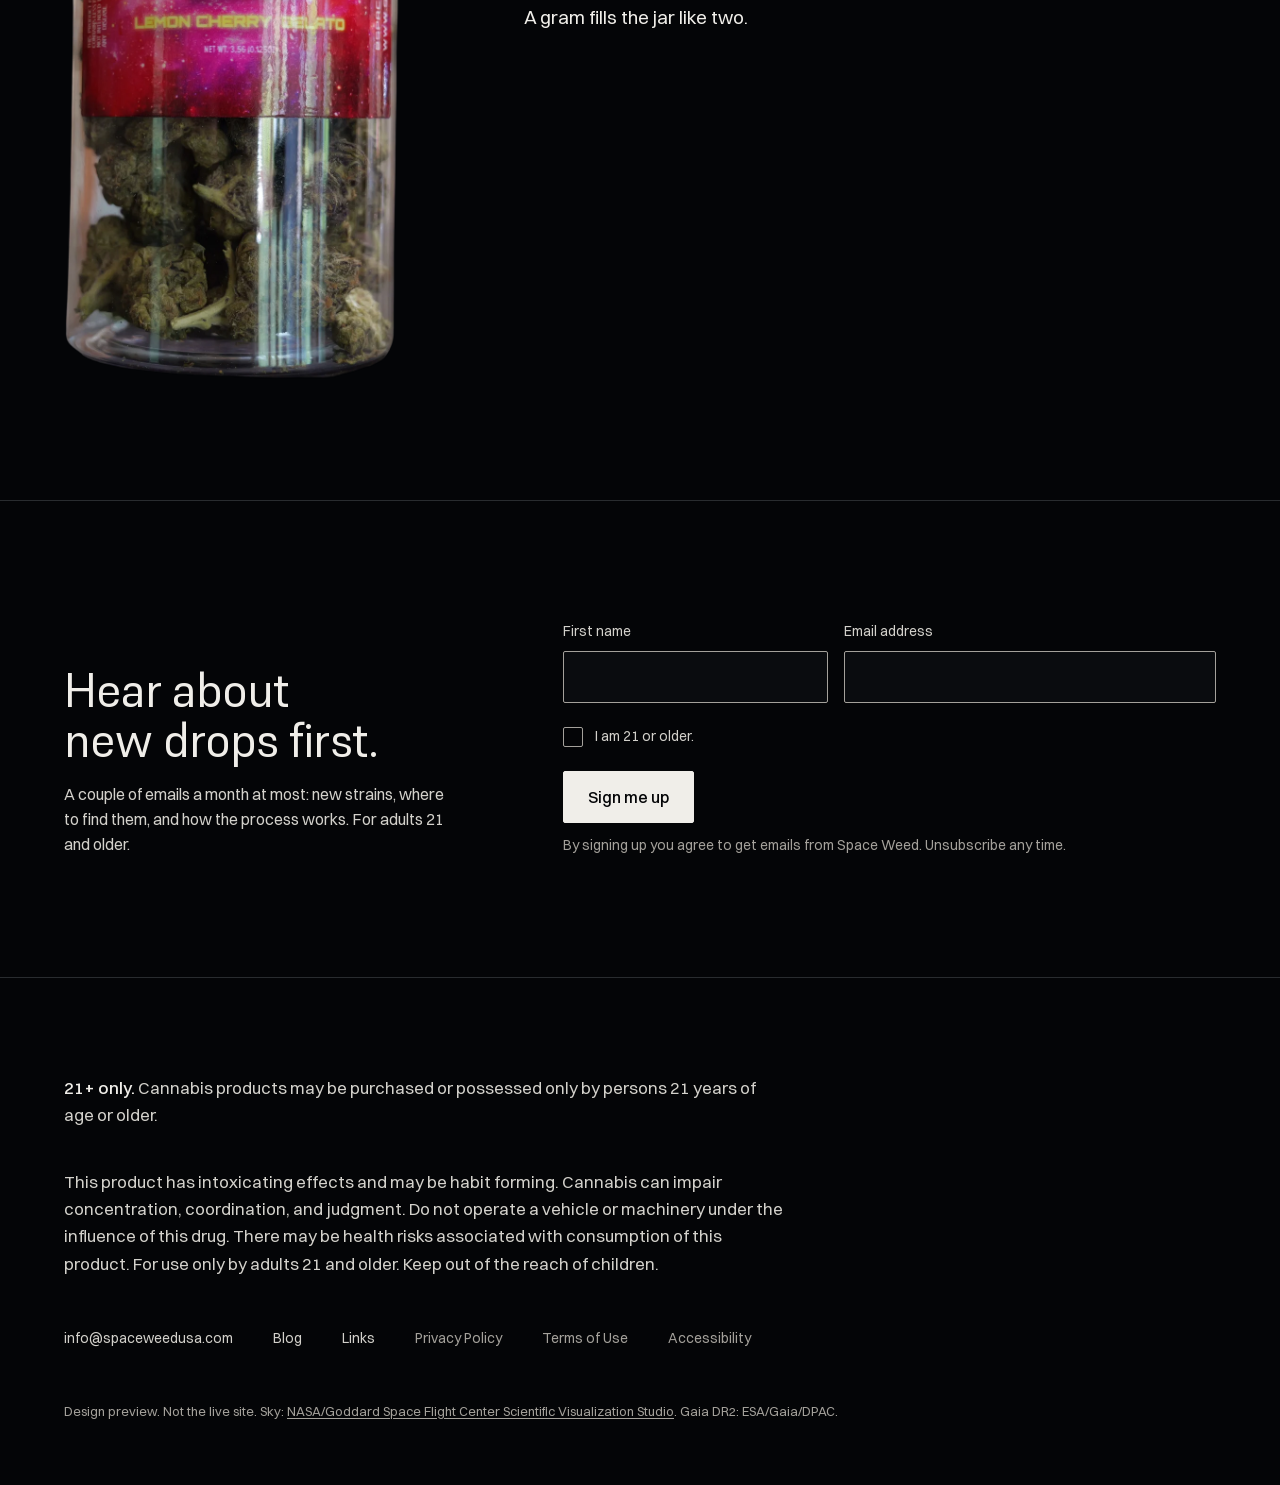
<file: technology.html>
<!doctype html>
<html lang="en">
<head>
<meta charset="utf-8">
<meta name="viewport" content="width=device-width, initial-scale=1">
<meta name="robots" content="noindex, nofollow">
<title>How Flash Frozen Cured Works | Space Weed</title>
<meta name="description" content="Flower is frozen within an hour of harvest, then dried under vacuum until over 80% of its water is gone. The patented process, step by step.">
<meta name="theme-color" content="#08090c">
<link rel="icon" href="assets/img/favicon.svg" type="image/svg+xml">
<link rel="preload" href="assets/fonts/supreme-500.woff2" as="font" type="font/woff2" crossorigin>
<link rel="preload" href="assets/fonts/switzer-400.woff2" as="font" type="font/woff2" crossorigin>
<link rel="stylesheet" href="assets/css/site.css">
<link rel="modulepreload" href="assets/vendor/three.module.js">
</head>
<body class="page-technology">
<a class="skip" href="#main">Skip to content</a>
<div class="gate" data-gate hidden role="dialog" aria-modal="true" aria-labelledby="gate-q">
  <video class="gate__film" muted playsinline preload="auto" poster="assets/img/payload-closed.webp" aria-hidden="true" data-burst-at="5.35">
    <source src="assets/video/payload-gate.webm" type="video/webm">
    <source src="assets/video/payload-gate.mp4" type="video/mp4">
  </video>
  <div class="gate__panel">
    <p class="gate__q" id="gate-q">Are you 21 or older?</p>
    <div class="gate__actions">
      <button class="btn" type="button" data-gate-yes>Yes</button>
      <a class="btn" href="under-21.html">No</a>
    </div>
  </div>
  <button class="gate__skip" type="button" data-gate-skip hidden>Skip</button>
</div>
<header class="site-header">
  <a class="brand" href="index.html"><img src="assets/img/logo-white.webp" alt="Space Weed, home" width="640" height="350"></a>
  <div class="header-actions">
    <nav class="header-nav" aria-label="Pages"><a class="header-link" href="technology.html" aria-current="page">Technology</a><a class="header-link" href="products.html">Products</a><a class="header-link" href="partner.html">Partner</a><a class="header-link" href="about.html">About</a><a class="header-link" href="contact.html">Contact</a></nav>
    <a class="header-link" href="https://shopspaceweed.com" target="_blank" rel="noopener">Merch<span class="visually-hidden"> (opens the merch shop in a new tab)</span></a>
    <button class="menu-toggle" type="button" aria-expanded="false" aria-controls="menu"><span class="menu-toggle__bars" aria-hidden="true"></span>Menu</button>
  </div>
</header>
<div class="menu-sheet" id="menu" hidden>
  <nav aria-label="Site"><ul><li><a href="index.html">Home</a></li><li><a href="technology.html" aria-current="page">Technology</a></li><li><a href="products.html">Products</a></li><li><a href="partner.html">Partner</a></li><li><a href="about.html">About</a></li><li><a href="contact.html">Contact</a></li></ul></nav>
</div>
<main id="main" tabindex="-1">
<section class="world" data-world="technology" aria-labelledby="t-title" style="--poster: url('../img/world-technology.webp')">
  <canvas class="world__canvas" aria-hidden="true"></canvas>
  <div class="world__copy">
    <h1 id="t-title">How Flash Frozen Cured works</h1>
    <p class="world__lede">Flash Frozen Curing is a patented process. Fresh cannabis is frozen, then dried under vacuum using temperature, time and pressure. No solvents or chemicals are ever used.</p>
    <a class="btn" href="products.html">See the products</a>
  </div>
</section>

  <section class="steps" aria-labelledby="steps-title">
    <h2 id="steps-title" class="visually-hidden">The steps</h2>
    <ol class="steps__list">
      <li class="step">
        <p class="step__fact" aria-hidden="true">Peak ripeness</p>
        <h3><span class="step__n">01</span> Harvest</h3>
        <p>The plant is harvested at peak ripeness.</p>
      </li>
      <li class="step">
        <p class="step__fact" aria-hidden="true">Within an hour</p>
        <h3><span class="step__n">02</span> Freeze</h3>
        <p>The flower is frozen within an hour of harvest.</p>
      </li>
      <li class="step">
        <p class="step__fact" aria-hidden="true">Over 80% of the water</p>
        <h3><span class="step__n">03</span> Dry under vacuum</h3>
        <p>In the vacuum chamber the ice turns straight to vapor without melting first. That’s sublimation, and it takes out over 80% of the water weight.</p>
      </li>
    </ol>
  </section>

  <section class="jar" aria-labelledby="jar-title">
    <figure class="jar-shot"><img src="assets/img/jar.webp" alt="A jar of Space Weed Lemon Cherry Gelato" width="720" height="1288" loading="lazy"></figure>
    <div class="jar__body">
      <h2 id="jar-title">What that means in the jar</h2>
      <ul class="jar__list">
        <li>Buds keep their size, shape and color.</li>
        <li>It breaks up by hand, no grinder needed.</li>
        <li>A gram fills the jar like two.</li>
      </ul>
    </div>
  </section>
<section class="drops" aria-labelledby="drops-title">
  <div class="drops__inner">
    <div>
      <h2 id="drops-title">Hear about new drops first.</h2>
      <p class="drops__note">A couple of emails a month at most: new strains, where to find them, and how the process works. For adults 21 and older.</p>
    </div>
    <form class="form" data-mock novalidate>
      <div class="field"><label for="d-first">First name</label><input id="d-first" name="first" type="text" autocomplete="given-name"></div>
      <div class="field"><label for="d-email">Email address</label><input id="d-email" name="email" type="email" autocomplete="email" required></div>
      <label class="check" for="d-age"><input id="d-age" name="age" type="checkbox" required> I am 21 or older.</label>
      <button class="btn btn--solid" type="submit">Sign me up</button>
      <p class="form-note" role="status" aria-live="polite">By signing up you agree to get emails from Space Weed. Unsubscribe any time.</p>
    </form>
  </div>
</section>
</main>
<footer class="site-footer">
  <div class="site-footer__inner">
    <p class="legal"><strong>21+ only.</strong> Cannabis products may be purchased or possessed only by persons 21 years of age or older.</p>
    <p class="legal">This product has intoxicating effects and may be habit forming. Cannabis can impair concentration, coordination, and judgment. Do not operate a vehicle or machinery under the influence of this drug. There may be health risks associated with consumption of this product. For use only by adults 21 and older. Keep out of the reach of children.</p>
    <ul class="footer-links">
      <li><a href="mailto:info@spaceweedusa.com">info@spaceweedusa.com</a></li>
      <li><a href="blog.html">Blog</a></li>
      <li><a href="links.html">Links</a></li>
      <li><span>Privacy Policy</span></li>
      <li><span>Terms of Use</span></li>
      <li><span>Accessibility</span></li>
    </ul>
    <p class="preview-note">Design preview. Not the live site. Sky: <a href="https://svs.gsfc.nasa.gov/4851" target="_blank" rel="noopener">NASA/Goddard Space Flight Center Scientific Visualization Studio</a>. Gaia DR2: ESA/Gaia/DPAC.</p>
  </div>
</footer>
<div class="warp" aria-hidden="true"></div>
<script src="assets/js/site.js" defer></script>
<script type="module" src="assets/js/world.js"></script>
</body>
</html>
</file>
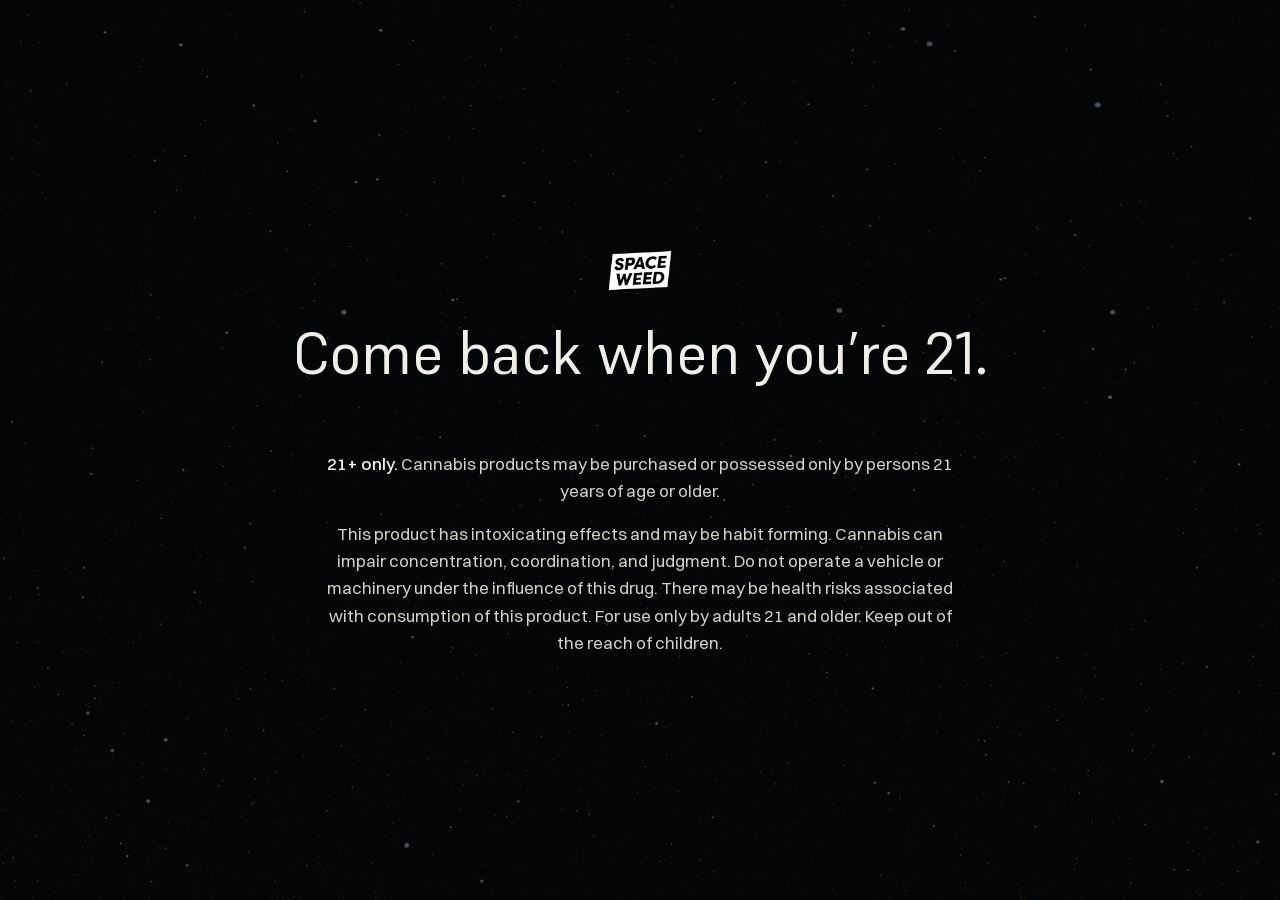
<file: under-21.html>
<!doctype html>
<html lang="en">
<head>
<meta charset="utf-8">
<meta name="viewport" content="width=device-width, initial-scale=1">
<meta name="robots" content="noindex, nofollow">
<title>Under 21 | Space Weed</title>
<meta name="description" content="Come back when you’re 21.">
<meta name="theme-color" content="#08090c">
<link rel="icon" href="assets/img/favicon.svg" type="image/svg+xml">
<link rel="preload" href="assets/fonts/supreme-500.woff2" as="font" type="font/woff2" crossorigin>
<link rel="preload" href="assets/fonts/switzer-400.woff2" as="font" type="font/woff2" crossorigin>
<link rel="stylesheet" href="assets/css/site.css">
</head>
<body class="page-under-21">
<a class="skip" href="#main">Skip to content</a>
<main id="main" tabindex="-1">
  <section class="exit" aria-labelledby="exit-title">
    <img src="assets/img/logo-white.webp" alt="Space Weed" width="640" height="350">
    <h1 id="exit-title">Come back when you’re 21.</h1>
    <div class="exit__legal">
    <p class="legal"><strong>21+ only.</strong> Cannabis products may be purchased or possessed only by persons 21 years of age or older.</p>
    <p class="legal">This product has intoxicating effects and may be habit forming. Cannabis can impair concentration, coordination, and judgment. Do not operate a vehicle or machinery under the influence of this drug. There may be health risks associated with consumption of this product. For use only by adults 21 and older. Keep out of the reach of children.</p>
    </div>
  </section>
</main>
<div class="warp" aria-hidden="true"></div>
<script src="assets/js/site.js" defer></script>
</body>
</html>
</file>
<file: assets/css/site.css>
/* Hallmark · shape: an orbit you navigate · genre: atmospheric · theme: custom · job: visit · idea: "The real Space Weed bud is the sun, and every page is a world in its orbit." · vibe: "dark, slow, exact, a premium product in space"
 * paper: oklch(11.5% 0.006 255) · accent: oklch(86% 0.09 140) · display: Supreme · body: Switzer · hero: the solar system is the navigation, the headline sits quiet at its left · nav: the planets themselves, with a menu sheet one tap away · footer: the state's words set plainly under a hairline · imagery: the real bud photograph as the sun, NASA's real star map as the sky and as sparse stars under every section, planet surfaces made in ComfyUI, the PAYLOAD 001 film behind the age gate, one real jar packshot cut once for Products and Technology, a lid-free bud macro graded into the paper · signature: the sealed payload freezes and bursts, and you open inside a solar system whose sun is the real bud
 * axes: dark/geometric-sans/chromatic-green · posture: restrained · contrast: pass · fold: pass · v2.0.0 */
/* Hallmark · pre-emit critique: P4 H5 E4 S5 R5 V5 · weakest: P, the headline is the brand's line rather than an argument; the orbit does the arguing: every page is a world around the real flower */
/* Hallmark · copy: verbatim · every line is the approved Page Wording or Angel's decided headline */
/* Hallmark · dismissed 77 · the inner pages stay short on purpose: Angel asked for short pages over long scrolls */
/* Hallmark · dismissed 25 · each step caption is one sentence under its large fact, read at a glance */
/* Hallmark · waive 79 · poster posture, the solar system canvas fills 100svh under the words · the solar system is the hero and the words sit on its calm left side */
/* Hallmark · dismissed 79 · the blog post is a long document and the under-21 page is one centred message, both meant to sit alone */
@import url("./tokens.css");
@import url("./base.css");

@font-face { font-family: "Supreme"; src: url("../fonts/supreme-300.woff2") format("woff2"); font-weight: 300; font-style: normal; font-display: swap; }
@font-face { font-family: "Supreme"; src: url("../fonts/supreme-400.woff2") format("woff2"); font-weight: 400; font-style: normal; font-display: swap; }
@font-face { font-family: "Supreme"; src: url("../fonts/supreme-500.woff2") format("woff2"); font-weight: 500; font-style: normal; font-display: swap; }
@font-face { font-family: "Supreme"; src: url("../fonts/supreme-700.woff2") format("woff2"); font-weight: 700; font-style: normal; font-display: swap; }
@font-face { font-family: "Switzer"; src: url("../fonts/switzer-400.woff2") format("woff2"); font-weight: 400; font-style: normal; font-display: swap; }
@font-face { font-family: "Switzer"; src: url("../fonts/switzer-500.woff2") format("woff2"); font-weight: 500; font-style: normal; font-display: swap; }

body { background: var(--color-paper); color: var(--color-ink); }
/* Real stars, sparse and still, under everything below the heroes (NASA SVS Deep Star Maps, 35 degrees off the galactic plane). */
body::before { content: ""; position: fixed; inset: 0; z-index: -1; pointer-events: none; background: url("../img/stars.png") 0 0 / 1400px 1000px repeat; opacity: 0.3; }
.skip { position: absolute; left: var(--space-md); top: var(--space-md); z-index: var(--z-tooltip); padding: var(--space-sm) var(--space-md); background: var(--color-ink); color: var(--color-paper); transform: translateY(-200%); }
.skip:focus-visible { transform: none; }

/* ---------- Header: the wordmark, Merch out to its own shop, and the menu one tap away ---------- */
.site-header { --edge: max(var(--gutter), calc((100% - var(--container)) / 2 + var(--gutter))); position: fixed; inset: 0 0 auto 0; z-index: var(--z-sticky-nav); display: flex; align-items: center; justify-content: space-between; padding: var(--space-lg) var(--edge); pointer-events: none; }
.site-header > * { pointer-events: auto; }
/* Once the page scrolls, the header sits on a solid dark band so it never lands on the words. */
.site-header::before { content: ""; position: absolute; inset: 0; z-index: -1; background: var(--veil); border-bottom: var(--rule-hair) solid var(--color-rule); opacity: 0; transition: opacity var(--dur-short) var(--ease-out); }
.site-header.is-scrolled::before { opacity: 1; }
.brand { display: inline-flex; }
.brand img { width: 74px; height: auto; }
.header-actions { display: flex; align-items: center; gap: var(--space-lg); }
.header-link, .menu-toggle { min-height: 44px; display: inline-flex; align-items: center; padding: 0 var(--space-2xs); background: none; border: 0; color: var(--color-ink-2); font: 500 var(--text-sm)/1 var(--font-body); text-decoration: none; cursor: pointer; transition: color var(--dur-micro) var(--ease-out); }
.header-link:hover, .menu-toggle:hover { color: var(--color-ink); }
.header-nav { display: flex; align-items: center; gap: var(--space-lg); }
.header-link[aria-current="page"] { color: var(--color-ink); text-decoration: underline; text-decoration-color: var(--color-accent); text-decoration-thickness: 1px; text-underline-offset: 0.4em; }
/* Every page is a button in the header on a wide screen; the menu sheet takes over where they won't fit. */
@media (min-width: 60.01rem) { .menu-toggle { display: none; } }
@media (max-width: 60rem) { .header-nav { display: none; } }
.menu-toggle { gap: var(--space-xs); }
.menu-toggle__bars { position: relative; width: 18px; height: 8px; }
.menu-toggle__bars::before, .menu-toggle__bars::after { content: ""; position: absolute; left: 0; right: 0; height: 1px; background: currentColor; transition: transform var(--dur-short) var(--ease-out); }
.menu-toggle__bars::before { top: 0; }
.menu-toggle__bars::after { bottom: 0; }
.menu-open .menu-toggle__bars::before { transform: translateY(3.5px) rotate(45deg); }
.menu-open .menu-toggle__bars::after { transform: translateY(-3.5px) rotate(-45deg); }

.menu-sheet { position: fixed; inset: 0; z-index: var(--z-sticky); background: var(--veil); display: grid; align-content: center; padding: var(--space-3xl) var(--gutter); }
.menu-sheet ul { list-style: none; margin: 0; padding: 0; display: grid; gap: var(--space-xs); }
.menu-sheet a { display: inline-flex; min-height: 48px; align-items: center; font: 300 var(--text-display-s)/1.1 var(--font-display); color: var(--color-ink); text-decoration: none; }
.menu-sheet a[aria-current="page"] { text-decoration: underline; text-decoration-color: var(--color-accent); text-decoration-thickness: 1px; text-underline-offset: 0.18em; }
.menu-sheet a:hover { color: var(--color-ink-2); }

/* ---------- The system: the first viewport is the experience ---------- */
.system { position: relative; height: 100svh; min-height: 640px; overflow: clip; isolation: isolate; }
.system__canvas { position: absolute; inset: 0; width: 100%; height: 100%; display: block; opacity: 0; transition: opacity 900ms var(--ease-out); mask-image: linear-gradient(to bottom, var(--color-ink) 82%, transparent); }
.system.is-live .system__canvas { opacity: 1; }
.system__copy { position: absolute; z-index: var(--z-raised); left: max(var(--gutter), calc((100% - var(--container)) / 2 + var(--gutter))); top: 50%; transform: translateY(-46%); width: min(29rem, 34vw); }
.hero-title { font: 500 var(--text-hero)/0.9 var(--font-display); letter-spacing: -0.025em; text-transform: uppercase; color: var(--color-ink); }
.hero-title span { display: block; }
.hero-lede { margin-top: var(--space-xl); max-width: 32ch; font-size: var(--text-lead); line-height: 1.5; color: var(--color-ink); }
.hero-lede__more { display: block; margin-top: var(--space-sm); font-size: 0.86em; color: var(--color-muted); }
.btn { display: inline-flex; align-items: center; white-space: nowrap; min-height: 52px; margin-top: var(--space-xl); padding: 0 var(--space-lg); border: 1px solid var(--ink-soft); border-radius: var(--radius-control); color: var(--color-ink); background: transparent; font: 500 var(--text-md)/1 var(--font-body); text-decoration: none; cursor: pointer; transition: background-color var(--dur-short) var(--ease-out), border-color var(--dur-short) var(--ease-out); }
.btn:hover { border-color: var(--color-ink); background: var(--ink-faint); }
.btn:active { background: var(--ink-soft); }
.btn:focus-visible { outline: 2px solid var(--color-focus); outline-offset: 3px; }

/* ---------- Planet labels: the real nav, placed by the scene on top of each world ---------- */
/* Without the scene (no WebGL, no script) the destinations are a plain list at the right. */
.orbits { position: absolute; z-index: var(--z-raised); right: var(--gutter); top: 50%; transform: translateY(-50%); }
.orbits ul { list-style: none; margin: 0; padding: 0; display: grid; gap: var(--space-2xs); }
.planet-label { display: grid; gap: var(--space-3xs); min-height: 44px; align-content: center; padding: var(--space-2xs) var(--space-xs); color: var(--color-ink); text-decoration: none; text-shadow: 0 0 8px var(--label-halo), 0 0 2px var(--label-halo), 0 1px 3px var(--label-halo); transition: opacity var(--dur-long) var(--ease-out); }
.is-scene .orbits { inset: 0; transform: none; pointer-events: none; }
.is-scene .planet-label { position: absolute; left: 0; top: 0; pointer-events: auto; opacity: 1; transform: translate3d(var(--x, -999px), var(--y, -999px), 0); will-change: transform; }
.planet-label__name { font: 500 var(--text-sm)/1.2 var(--font-body); background-image: linear-gradient(var(--color-accent), var(--color-accent)); background-size: 0% 1px; background-position: 0 100%; background-repeat: no-repeat; padding-bottom: var(--space-2xs); justify-self: start; transition: background-size var(--dur-long) var(--ease-out); }
.planet-label__hint { font: 400 var(--text-xs)/1.3 var(--font-body); color: var(--color-muted); white-space: nowrap; transition: opacity var(--dur-long) var(--ease-out), transform var(--dur-long) var(--ease-out); }
/* Only the scene hides the hint until you approach a world; without it the hint just shows. */
.is-scene .planet-label__hint { position: absolute; top: 100%; left: var(--space-xs); opacity: 0; transform: translateY(4px); }
.is-scene .planet-enter { position: absolute; top: calc(100% + 22px); left: var(--space-xs); }
.is-scene .planet-label.is-near { opacity: 1; }
.planet-label.is-near .planet-label__name { background-size: 100% 1px; }
.planet-label.is-near .planet-label__hint { opacity: 1; transform: none; }
.is-scene .planet-label.is-dim { opacity: 0.32; }
.is-scene .planet-label.is-hidden { opacity: 0; pointer-events: none; }
.planet-label:focus-visible { outline: 2px solid var(--color-focus); outline-offset: 2px; }
.planet-enter { display: none; }
.is-touch .planet-label.is-near .planet-enter { display: inline-flex; align-items: center; justify-self: start; min-height: 44px; margin-top: var(--space-2xs); padding: 0 var(--space-md); border: 1px solid var(--color-accent); border-radius: var(--radius-control); color: var(--color-accent); font: 500 var(--text-sm)/1 var(--font-body); }

/* The page change: the world you chose fills the screen, then the next page opens on it. */
.warp { position: fixed; inset: 0; z-index: var(--z-modal); background: var(--color-paper); opacity: 0; pointer-events: none; transition: opacity 360ms var(--ease-in-out); }
.warp.is-on { opacity: 1; }

/* ---------- Shared section frame: one container, one column gap ---------- */
.diff, .swag, .steps, .jar, .lineup, .paths, .story, .parent, .cadet, .contact, .posts, .post, .page-head { max-width: var(--container); margin-inline: auto; padding: var(--section-gap-s) var(--gutter); }
h2 { font: 400 var(--text-section)/1.04 var(--font-display); letter-spacing: -0.02em; color: var(--color-ink); }
h3 { font: 500 var(--text-title)/1.2 var(--font-display); color: var(--color-ink); }

/* ---------- Inner pages open on their world ---------- */
.world { position: relative; height: min(88svh, 52rem); min-height: 34rem; overflow: clip; isolation: isolate; background: var(--color-paper) var(--poster) center / cover no-repeat; }
/* The still stands in only until the live world is up (or when WebGL is missing). */
.world.is-arriving, .world.is-live { background-image: none; }
.world__canvas { position: absolute; inset: 0; width: 100%; height: 100%; opacity: 0; transition: opacity 700ms var(--ease-out); mask-image: linear-gradient(to bottom, var(--color-ink) 78%, transparent); }
.world.is-live .world__canvas { opacity: 1; }
.world__copy { position: absolute; z-index: var(--z-raised); left: max(var(--gutter), calc((100% - var(--container)) / 2 + var(--gutter))); top: 50%; transform: translateY(-58%); width: min(38rem, 46vw); transition: opacity 600ms var(--ease-out) 450ms; }
.world.is-arriving .world__copy { opacity: 0; transition: none; }
.world h1, .page-head h1, .post h1 { font: 500 var(--text-display)/1 var(--font-display); letter-spacing: -0.025em; color: var(--color-ink); }
.world__lede { margin-top: var(--space-lg); max-width: 40ch; font-size: var(--text-lead); line-height: 1.5; color: var(--color-ink-2); }

/* ---------- Home: what's different ---------- */
.diff { position: relative; isolation: isolate; max-width: none; padding-inline: max(var(--gutter), calc((100% - var(--container)) / 2 + var(--gutter))); display: grid; grid-template-columns: minmax(0, 6fr) minmax(0, 5fr); gap: var(--space-2xl); align-items: center; }
/* The macro runs off the left edge of the page and dissolves into the paper toward the words. */
.diff .diff__photo { position: absolute; z-index: -1; inset: var(--section-gap-s) auto var(--section-gap-s) 0; width: 62%; border-radius: 0; mask-image: linear-gradient(to right, var(--color-ink) 38%, transparent 96%), linear-gradient(to bottom, transparent, var(--color-ink) 12%, var(--color-ink) 88%, transparent); mask-composite: intersect; }
.diff__body { grid-column: 2; }
.diff__photo, .story__photo { margin: 0; overflow: clip; border-radius: var(--radius-card); }
.diff__photo img { width: 100%; height: 100%; object-fit: cover; }
.diff__list { margin: var(--space-xl) 0 0; display: grid; gap: var(--space-lg); }
.diff__list div { padding-top: var(--space-lg); border-top: var(--rule-hair) solid var(--color-rule); }
.diff__list dt { font: 500 var(--text-xl)/1.2 var(--font-display); color: var(--color-ink); }
.diff__list dd { margin: var(--space-xs) 0 0; max-width: 46ch; color: var(--color-ink-2); }

.swag { display: flex; flex-wrap: wrap; align-items: center; justify-content: space-between; gap: var(--space-lg); border-top: var(--rule-hair) solid var(--color-rule); }
.swag h2 { font-size: var(--text-display); }
.swag .btn { margin-top: 0; }

/* ---------- Technology ---------- */
.steps__list { list-style: none; margin: 0; padding: 0; display: grid; grid-template-columns: minmax(0, 1fr) minmax(0, 1fr) minmax(0, 1.25fr); gap: var(--gap-columns); }
.step { padding-top: var(--space-lg); border-top: var(--rule-hair) solid var(--color-rule); }
.step__fact { font: 400 var(--text-display-s)/1.02 var(--font-display); letter-spacing: -0.02em; color: var(--color-ink); min-height: 2.1em; }
.step h3 { margin-top: var(--space-xl); }
.step__n { font-variant-numeric: tabular-nums; margin-right: var(--space-2xs); }
.step p:last-child { margin-top: var(--space-xs); max-width: 40ch; color: var(--color-ink-2); }
.jar { display: grid; grid-template-columns: minmax(0, 4fr) minmax(0, 7fr); gap: var(--space-2xl); align-items: start; }
.steps + .jar { padding-top: var(--space-xl); }
.jar__list { list-style: none; margin: var(--space-xl) 0 0; padding: 0; display: grid; }
.jar__list li { padding: var(--space-md) 0; border-top: var(--rule-hair) solid var(--color-rule); font-size: var(--text-lead); color: var(--color-ink); }

/* ---------- Products ---------- */

.lineup { display: grid; grid-template-columns: minmax(0, 4fr) minmax(0, 7fr); gap: var(--space-2xl); align-items: center; }
/* One jar, one cut: the real packshot on its own, held to the column's left edge and 340px wide. */
.jar-shot { margin: 0; }
.jar-shot img { display: block; width: min(100%, 21.25rem); height: auto; }
.lineup__rows { display: grid; }
.lineup__row { padding: var(--space-2xl) 0; border-top: var(--rule-hair) solid var(--color-rule); }
.lineup__row:last-child { border-bottom: var(--rule-hair) solid var(--color-rule); }
.lineup__row h3 { font: 400 var(--text-section)/1.05 var(--font-display); letter-spacing: -0.02em; }
.lineup__row p { margin-top: var(--space-md); max-width: 52ch; font-size: var(--text-lead); color: var(--color-ink-2); }
.lineup__figure.lineup__figure { margin-top: var(--space-lg); font: 400 var(--text-display)/1 var(--font-display); letter-spacing: -0.03em; color: var(--color-ink); }
.lineup__figure span { margin: 0 var(--space-sm); font: 400 var(--text-lg)/1 var(--font-body); letter-spacing: 0; color: var(--color-muted); vertical-align: middle; }

/* ---------- Partner ---------- */
.paths { display: grid; }
.path { display: grid; grid-template-columns: minmax(0, 5fr) minmax(0, 6fr); gap: var(--space-sm) var(--space-2xl); padding: var(--space-2xl) 0; border-top: var(--rule-hair) solid var(--color-rule); }
.path__head { grid-row: span 2; }
.path h3 { font: 400 var(--text-2xl)/1.15 var(--font-display); letter-spacing: -0.015em; }
.path__sub { margin-top: var(--space-xs); font: 400 var(--text-lg)/1.4 var(--font-body); color: var(--color-muted); }
.path ul { list-style: none; margin: 0; padding: 0; display: grid; gap: var(--space-sm); }
.path li { max-width: 52ch; color: var(--color-ink-2); padding-left: var(--space-lg); position: relative; }
.path li::before { content: ""; position: absolute; left: 0; top: 0.75em; width: 10px; height: 1px; background: var(--color-accent); }
.path .btn { justify-self: start; margin-top: var(--space-md); grid-column: 2; }
.path--soon { padding: var(--space-xl) 0; align-items: baseline; }
.path--soon .path__head { grid-row: auto; }
.path--soon p { color: var(--color-ink-2); }
.btn--solid { background: var(--color-ink); color: var(--color-paper); border-color: var(--color-ink); }
.btn--solid:hover { background: var(--color-ink-2); border-color: var(--color-ink-2); }
.btn--solid:active { background: var(--color-muted); }

/* ---------- About ---------- */
.story { display: grid; grid-template-columns: minmax(0, 6fr) minmax(0, 5fr); gap: var(--space-2xl); align-items: center; }
.story__photo img { width: 100%; aspect-ratio: 16 / 10; object-fit: cover; }
.story__body p, .parent__body p { margin-top: var(--space-lg); max-width: 58ch; font-size: var(--text-lead); line-height: 1.6; color: var(--color-ink-2); }
.parent__body .parent__statement { margin: var(--space-xl) 0; font: 400 var(--text-section)/1.05 var(--font-display); letter-spacing: -0.02em; color: var(--color-ink); max-width: 16ch; }
.parent { display: grid; grid-template-columns: minmax(0, 4fr) minmax(0, 7fr); gap: var(--space-2xl); border-top: var(--rule-hair) solid var(--color-rule); }
.parent__body p { margin-top: 0; }
.cadet { border-top: var(--rule-hair) solid var(--color-rule); }
.cadet__traits { margin-top: var(--space-lg); font: 400 var(--text-display)/1.05 var(--font-display); letter-spacing: -0.02em; color: var(--color-ink); max-width: 18ch; }
.cadet__line { margin-top: var(--space-lg); max-width: 50ch; font-size: var(--text-lead); color: var(--color-ink-2); }

/* ---------- Contact ---------- */
/* Wide: the fields on the left, the five reasons as a list on the right. */
.contact__form { display: grid; grid-template-columns: minmax(0, 1fr) minmax(0, 1fr) minmax(0, 1.15fr); gap: var(--space-lg) var(--gap-columns); align-items: start; }
.choices { grid-column: 3; grid-row: 1 / span 4; margin: 0; padding: 0 0 0 var(--gap-columns); border: 0; border-left: var(--rule-hair) solid var(--color-rule); display: grid; gap: var(--space-2xs); }
.choices legend { margin-bottom: var(--space-sm); font-size: var(--text-sm); color: var(--color-ink-2); }
.choices label { display: flex; align-items: center; gap: var(--space-sm); min-height: 44px; color: var(--color-ink); cursor: pointer; }
.choices input, .check input { appearance: none; flex: none; width: 20px; height: 20px; margin: 0; display: grid; place-content: center; background: transparent; border: 1.5px solid var(--color-muted); border-radius: 50%; cursor: pointer; transition: border-color var(--dur-micro) var(--ease-out); }
.check input { border-radius: var(--radius-control); }
.choices input::before { content: ""; width: 10px; height: 10px; border-radius: 50%; background: var(--color-accent); transform: scale(0); transition: transform var(--dur-micro) var(--ease-out); }
.check input::before { content: ""; width: 6px; height: 11px; margin-top: calc(-1 * var(--space-3xs)); border: solid var(--color-accent-ink); border-width: 0 2px 2px 0; transform: rotate(45deg) scale(0); transition: transform var(--dur-micro) var(--ease-out); }
.choices input:hover, .check input:hover { border-color: var(--color-ink-2); }
.choices input:checked { border-color: var(--color-accent); }
.choices input:checked::before { transform: scale(1); }
.check input:checked { background: var(--color-accent); border-color: var(--color-accent); }
.check input:checked::before { transform: rotate(45deg) scale(1); }
.choices input:focus-visible, .check input:focus-visible { outline: 2px solid var(--color-focus); outline-offset: 2px; }
.field--wide { grid-column: 1 / 3; }
.field textarea { padding: var(--space-sm) var(--space-md); background: var(--color-paper-2); border: 1px solid var(--color-muted); border-radius: var(--radius-control); color: var(--color-ink); font-size: var(--text-md); resize: vertical; }
.field textarea:focus-visible { outline: 2px solid var(--color-focus); outline-offset: 1px; }
.contact__form .btn { justify-self: start; margin-top: 0; }
.contact__form .form-note { grid-column: 1 / 3; }
.contact__mail { margin-top: var(--space-xl); color: var(--color-ink-2); }

/* ---------- Blog ---------- */
.page-head { padding-top: calc(var(--space-4xl) + var(--space-xl)); padding-bottom: var(--space-xl); }
.page-head + .posts { padding-top: var(--space-2xl); }
.post-card { display: grid; grid-template-columns: minmax(0, 5fr) minmax(0, 7fr); gap: var(--space-2xl); align-items: center; padding-top: var(--space-xl); border-top: var(--rule-hair) solid var(--color-rule); color: inherit; text-decoration: none; }
.post-card figure { margin: 0; overflow: clip; border-radius: var(--radius-card); }
.post-card img { width: 100%; aspect-ratio: 3 / 2; object-fit: cover; }
.post-card h2 { font-size: var(--text-2xl); max-width: 26ch; }
.post-card p { margin-top: var(--space-md); max-width: 52ch; color: var(--color-ink-2); }
.post-card__more { display: inline-block; margin-top: var(--space-lg); font-weight: 500; text-decoration: underline; text-decoration-color: var(--color-accent); text-underline-offset: 0.2em; }
.post-card:hover h2 { text-decoration: underline; text-decoration-thickness: 1px; text-underline-offset: 0.12em; }
.post { padding-top: calc(var(--space-4xl) + var(--space-xl)); }
.post h1 { max-width: 20ch; font-size: var(--text-display-s); }
.post__back { margin-bottom: var(--space-lg); font-size: var(--text-sm); }
.prose { margin-top: var(--space-2xl); max-width: 68ch; }
.prose p, .prose li { color: var(--color-ink-2); font-size: var(--text-lead); line-height: 1.65; }
.prose p + p, .prose ul + p, .prose p + ul { margin-top: var(--space-md); }
.prose h2 { margin-top: var(--space-2xl); font-size: var(--text-2xl); }
.prose h2 + p, .prose h2 + ul { margin-top: var(--space-md); }
.prose ul { padding-left: var(--space-lg); display: grid; gap: var(--space-xs); }

/* ---------- Links and the under-21 exit ---------- */
.links-page, .exit { min-height: 100svh; display: grid; place-content: center; justify-items: center; gap: var(--space-lg); padding: var(--space-2xl) var(--gutter); text-align: center; }
.links-page__logo, .exit img { width: 96px; height: auto; }
.links-page p { max-width: 36ch; color: var(--color-ink-2); }
.links-page__list { list-style: none; margin: 0; padding: 0; display: grid; gap: var(--space-sm); width: min(100%, 26rem); }
.links-page__list a { display: flex; align-items: center; justify-content: center; min-height: 52px; padding: 0 var(--space-lg); border: 1px solid var(--ink-soft); border-radius: var(--radius-control); color: var(--color-ink); text-decoration: none; }
.links-page__list a:hover { border-color: var(--color-ink); background: var(--ink-faint); }
.links-page__social { list-style: none; margin: 0; padding: 0; display: flex; flex-wrap: wrap; justify-content: center; gap: var(--space-xs) var(--space-lg); }
.links-page__social a { display: inline-flex; min-height: 44px; align-items: center; color: var(--color-ink-2); }
.exit h1 { font: 400 var(--text-display-s)/1.1 var(--font-display); }
.exit__legal { max-width: 40rem; display: grid; gap: var(--space-md); margin-top: var(--space-xl); }
.exit__legal .legal { font-size: var(--text-legal); line-height: 1.6; color: var(--color-ink-2); }
.exit__legal .legal strong { color: var(--color-ink); font-weight: 500; }

/* ---------- Drops ---------- */
.drops { padding: var(--section-gap-s) var(--gutter); border-top: var(--rule-hair) solid var(--color-rule); }
.drops__inner { max-width: var(--container); margin-inline: auto; display: grid; grid-template-columns: minmax(0, 5fr) minmax(0, 7fr); gap: var(--gap-columns); align-items: end; }
.drops h2 { font: 400 var(--text-section)/1.04 var(--font-display); letter-spacing: -0.02em; }
.drops__note { margin-top: var(--space-md); max-width: 44ch; color: var(--color-ink-2); }
.form { display: grid; grid-template-columns: minmax(0, 1fr) minmax(0, 1.4fr); gap: var(--space-sm) var(--space-md); align-items: end; }
.form > .btn { justify-self: start; }
.field { display: grid; gap: var(--space-xs); }
.field label { font-size: var(--text-sm); color: var(--color-ink-2); }
.field input { min-height: 52px; padding: 0 var(--space-md); background: var(--color-paper-2); border: 1px solid var(--color-muted); border-radius: var(--radius-control); color: var(--color-ink); font-size: var(--text-md); }
.field input:hover { border-color: var(--color-ink-2); }
.field input:focus-visible { outline: 2px solid var(--color-focus); outline-offset: 1px; }
.check { grid-column: 1 / -1; display: flex; gap: var(--space-sm); align-items: center; min-height: 44px; font-size: var(--text-sm); color: var(--color-ink-2); }

.form .btn { margin-top: 0; }
.form-note { grid-column: 1 / -1; min-height: 1lh; font-size: var(--text-sm); color: var(--color-muted); }
.form-note.is-error { color: var(--color-error); }
.btn:disabled { opacity: 0.5; cursor: not-allowed; }

/* ---------- Footer: the state's words, set plainly ---------- */
.site-footer { padding: var(--space-3xl) var(--gutter) var(--space-2xl); border-top: var(--rule-hair) solid var(--color-rule); color: var(--color-ink-2); }
.site-footer__inner { max-width: var(--container); margin-inline: auto; display: grid; gap: var(--space-xl); }
.site-footer .legal { font-size: var(--text-legal); line-height: 1.6; max-width: 72ch; }
.site-footer .legal strong { color: var(--color-ink); font-weight: 500; }
.footer-links { list-style: none; margin: 0; padding: 0; display: flex; flex-wrap: wrap; gap: var(--space-xs) var(--space-xl); font-size: var(--text-sm); }
.footer-links a, .footer-links span { display: inline-flex; min-height: 44px; align-items: center; color: var(--color-ink-2); text-decoration: none; }
.footer-links span { color: var(--color-muted); }
.footer-links a:hover { color: var(--color-ink); text-decoration: underline; }
.preview-note { font-size: var(--text-xs); color: var(--color-muted); }

/* ---------- Age gate: PAYLOAD 001, sealed in the dark ---------- */
.gate { position: fixed; inset: 0; z-index: var(--z-modal); background: var(--color-paper); transition: opacity 750ms var(--ease-out); }
.gate__film { position: absolute; inset: 0; width: 100%; height: 100%; object-fit: cover; }
.gate__panel { position: absolute; left: 50%; top: 7%; transform: translateX(-50%); width: min(34rem, calc(100% - 2 * var(--gutter))); text-align: center; transition: opacity 240ms var(--ease-out); }
.gate.is-playing .gate__panel { opacity: 0; pointer-events: none; }
.gate.is-out { opacity: 0; pointer-events: none; }
.gate__skip { position: absolute; right: var(--gutter); bottom: var(--space-xl); min-height: 44px; padding: 0 var(--space-md); background: none; border: 1px solid var(--ink-soft); border-radius: var(--radius-control); color: var(--color-ink-2); font: 500 var(--text-sm)/1 var(--font-body); cursor: pointer; transition: color var(--dur-micro) var(--ease-out), border-color var(--dur-micro) var(--ease-out); }
.gate__skip:hover { color: var(--color-ink); border-color: var(--color-ink); }
.gate__skip:focus-visible { outline: 2px solid var(--color-focus); outline-offset: 2px; }
/* A tall screen keeps the whole case in view: the film sits in the dark band across the middle. */
@media (max-aspect-ratio: 1 / 1) {
  .gate__film { inset: auto; left: 50%; top: 56%; width: 170%; max-width: none; height: auto; transform: translate(-50%, -50%); mask-image: linear-gradient(to bottom, transparent, var(--color-ink) 18%, var(--color-ink) 76%, transparent); }
  .gate__panel { top: 9%; }
}
.gate__q { font: 400 clamp(1.75rem, 1.2rem + 1.8vw, 2.75rem)/1.12 var(--font-display); letter-spacing: -0.015em; color: var(--color-ink); text-wrap: balance; }
.gate__actions { display: flex; justify-content: center; gap: var(--space-sm); margin-top: var(--space-xl); }
.gate__actions .btn { margin-top: 0; min-width: 120px; justify-content: center; }
body.gate-open { overflow: hidden; }

@media (prefers-reduced-motion: reduce) { .gate { transition-duration: 200ms; } }

/* While the universe forms, the words wait. */
.system.is-intro .system__copy, .system.is-intro .orbits { opacity: 0; }
.system__copy, .orbits { transition: opacity 900ms var(--ease-out); }

/* ---------- Smaller screens: the system above, the words below ---------- */
@media (max-width: 60rem) {
  .system { height: auto; min-height: 0; display: grid; grid-template-rows: min(52svh, 30rem) auto; }
  .system__canvas { position: absolute; height: min(52svh, 30rem); mask-image: linear-gradient(to bottom, var(--color-ink) 72%, transparent); }
  .is-scene .orbits { height: min(52svh, 30rem); }
  .system__copy { position: relative; grid-row: 2; left: auto; top: auto; transform: none; width: auto; padding: 0 var(--gutter) var(--space-3xl); }
  .hero-lede { margin-top: var(--space-lg); }
  .btn { margin-top: var(--space-lg); }
  .hero-title { line-height: 0.95; }
  .drops__inner { grid-template-columns: minmax(0, 1fr); }
  .form { grid-template-columns: minmax(0, 1fr); }
  .world { height: auto; min-height: 0; display: grid; grid-template-rows: 46svh auto; background-position: right top; background-size: auto 46svh; }
  .world__canvas { height: 46svh; mask-image: linear-gradient(to bottom, var(--color-ink) 70%, transparent); }
  .world__copy { position: relative; grid-row: 2; left: auto; top: auto; transform: none; width: auto; padding: 0 var(--gutter) var(--space-2xl); }
  .diff, .jar, .lineup, .story, .parent, .post-card, .path { grid-template-columns: minmax(0, 1fr); }
  .step__fact { min-height: 0; }
  .diff .diff__photo { position: relative; inset: auto; width: auto; margin: calc(-1 * var(--section-gap-s)) calc(-1 * var(--gutter)) 0; aspect-ratio: 4 / 3; mask-image: linear-gradient(to bottom, var(--color-ink) 60%, transparent); }
  .diff__body { grid-column: auto; }
  .step h3 { margin-top: var(--space-sm); }
  .jar-shot img { width: min(70%, 16rem); }
  .steps__list { grid-template-columns: minmax(0, 1fr); }
  .path__head { grid-row: auto; }
  .path .btn { grid-column: auto; }
  .contact__form { grid-template-columns: minmax(0, 1fr); }
  .choices { grid-column: auto; grid-row: auto; padding: 0; border-left: 0; }
  .field--wide, .contact__form .form-note { grid-column: auto; }
}
@media (max-width: 40rem) {
  .brand img { width: 60px; }
  .header-actions { gap: var(--space-xs); }
}
@media (prefers-reduced-motion: reduce) {
  .planet-label { transition: none; }
}
</file>
